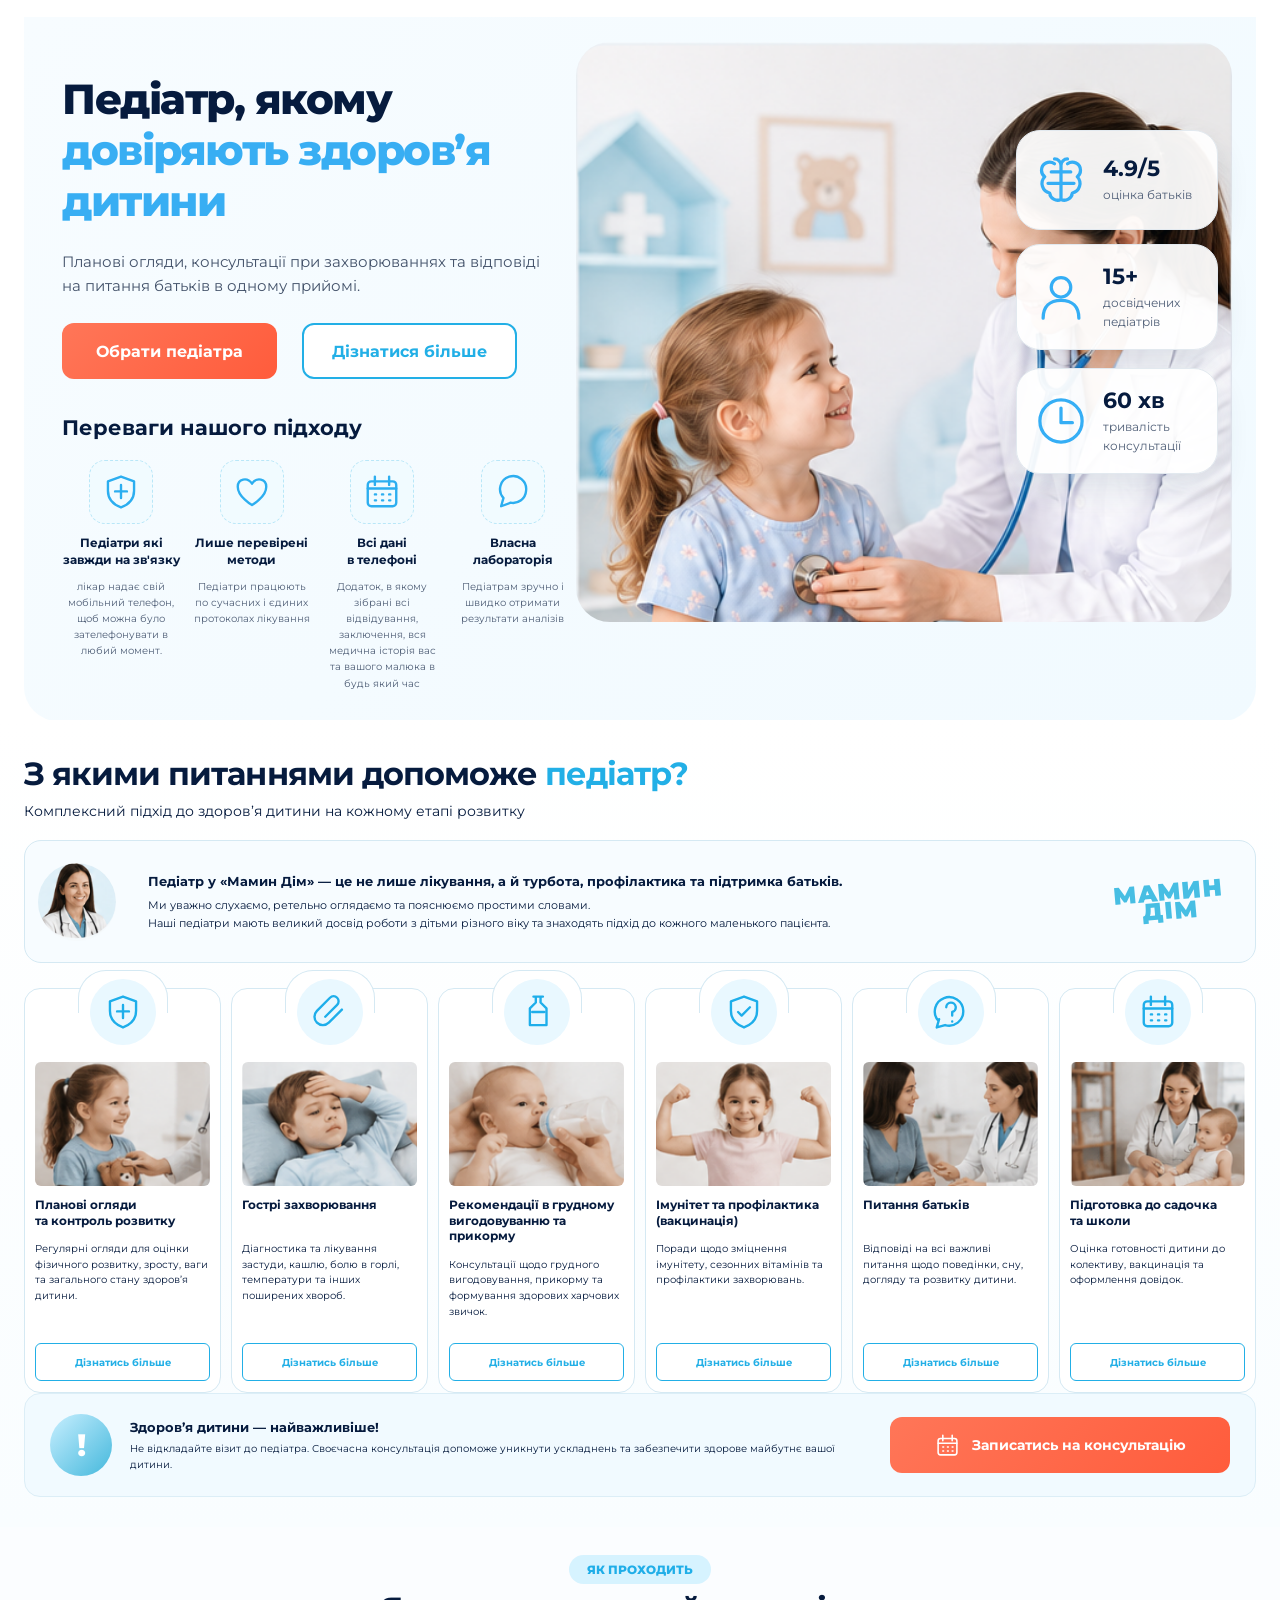
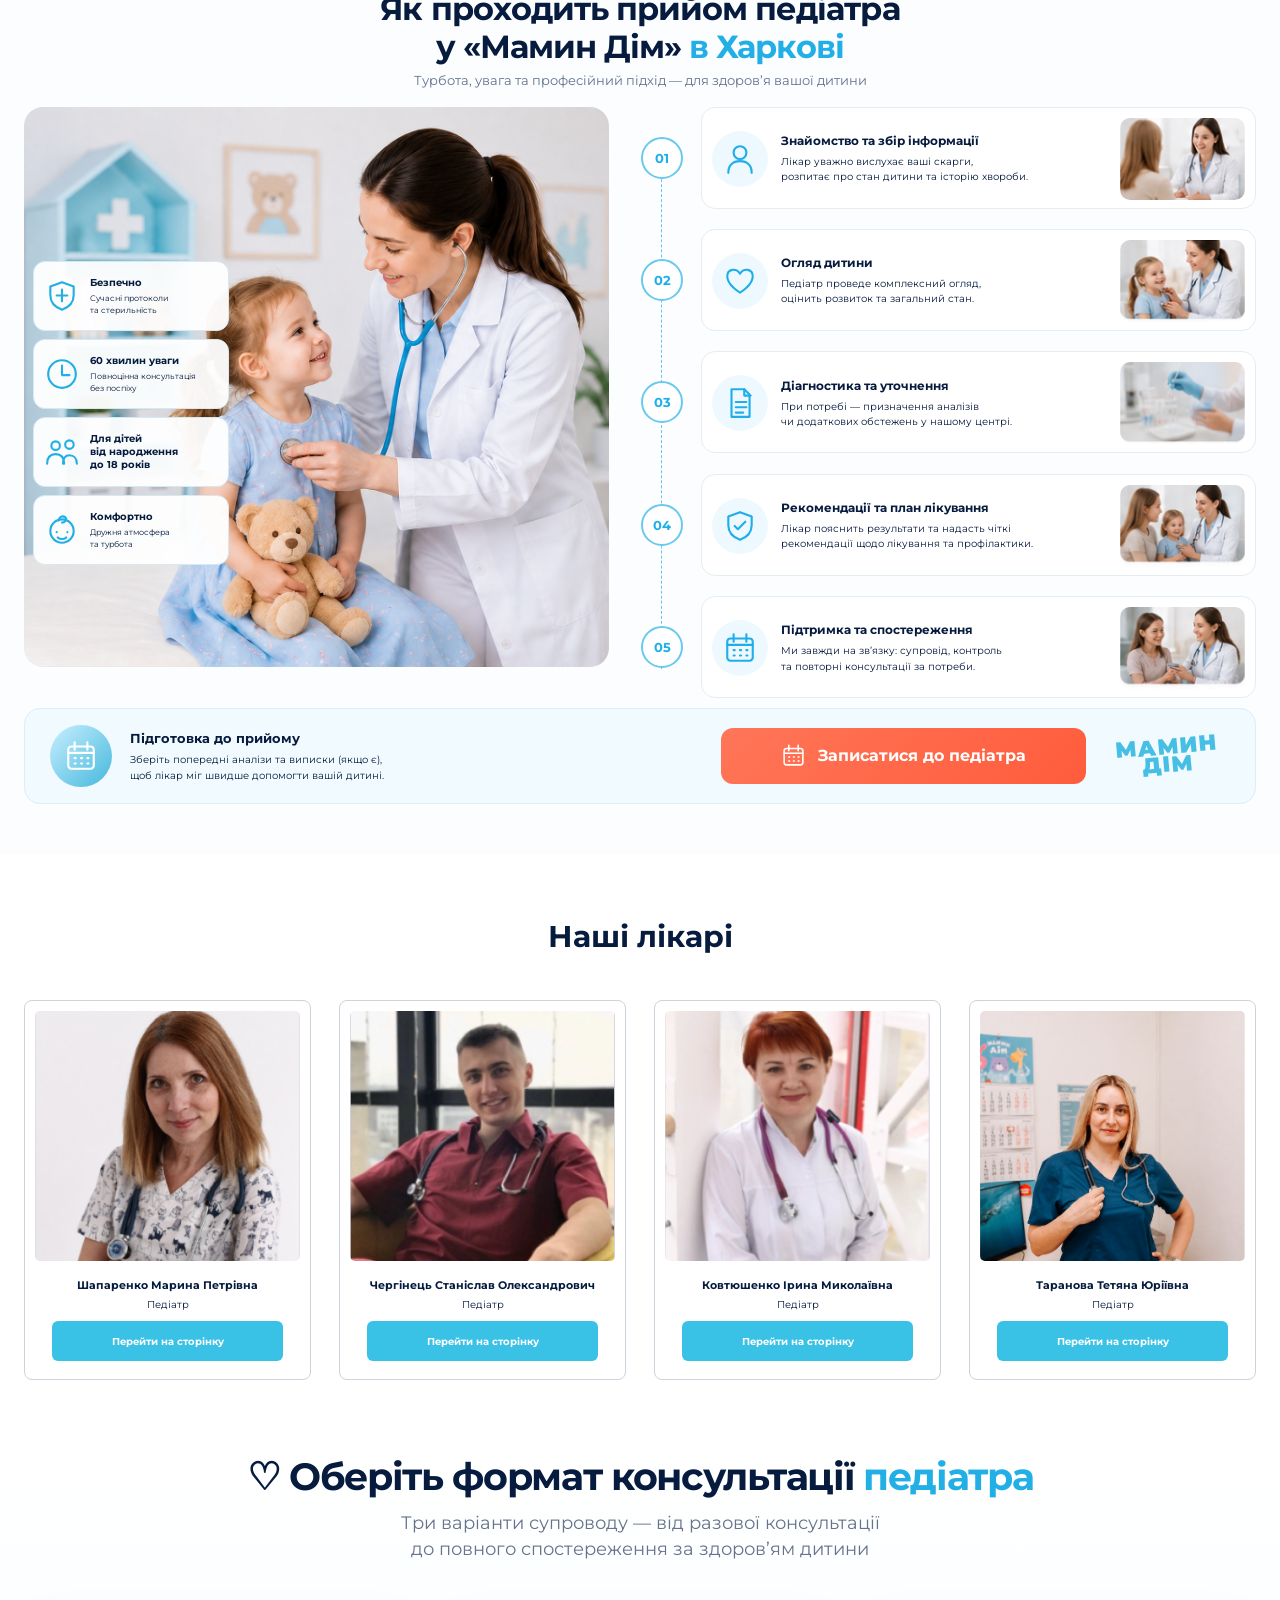
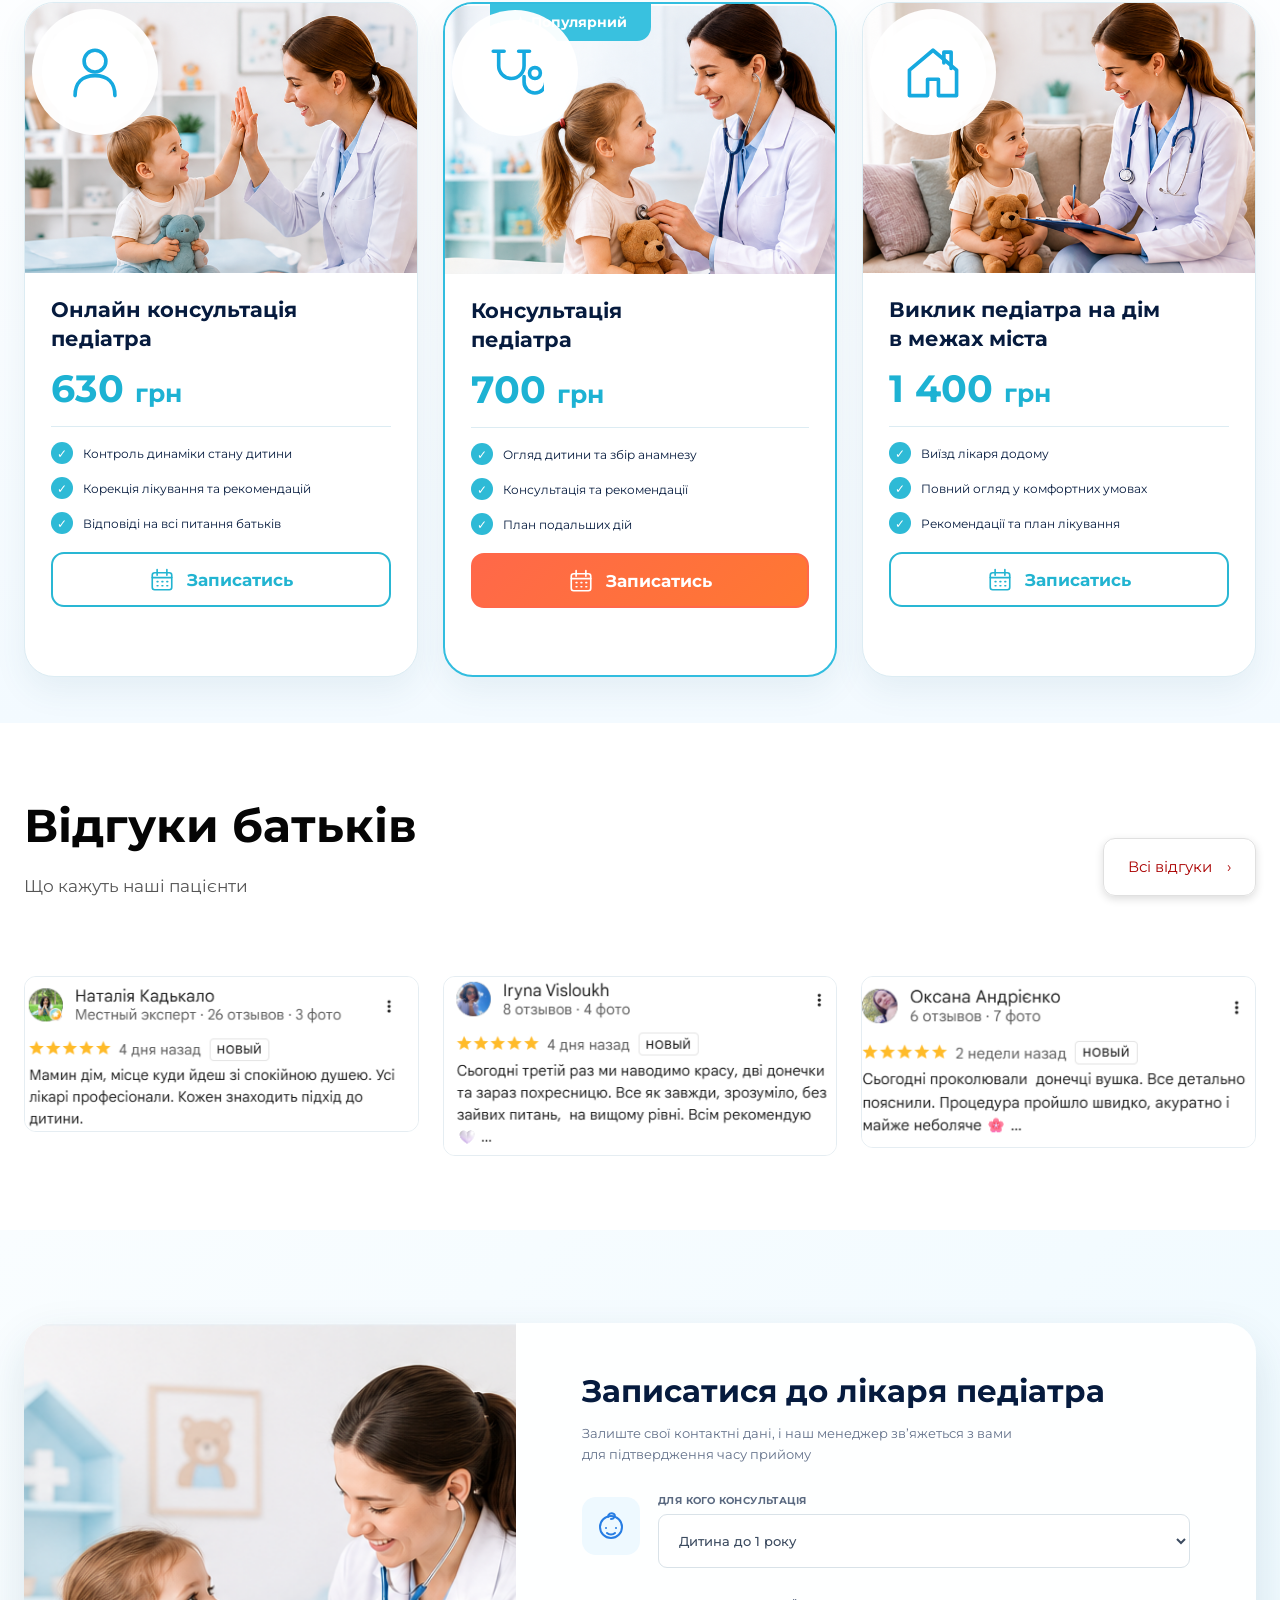
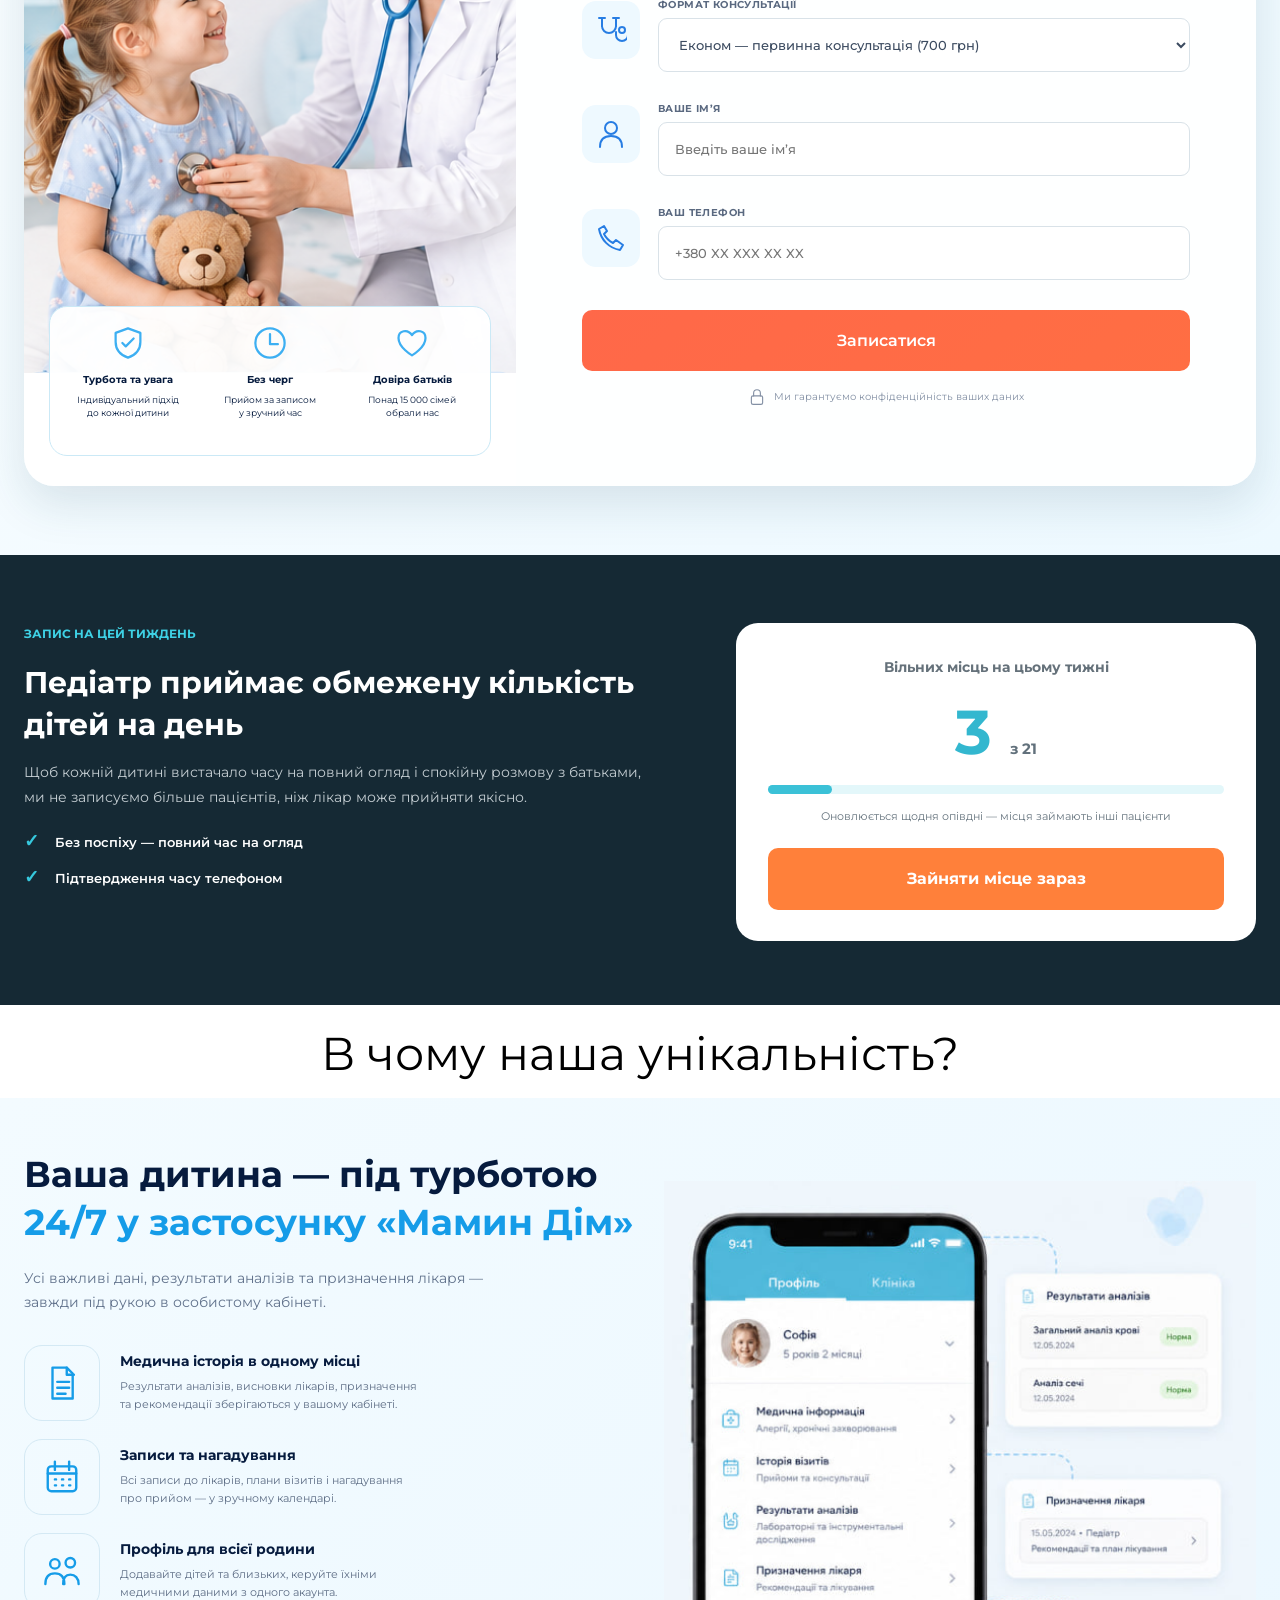
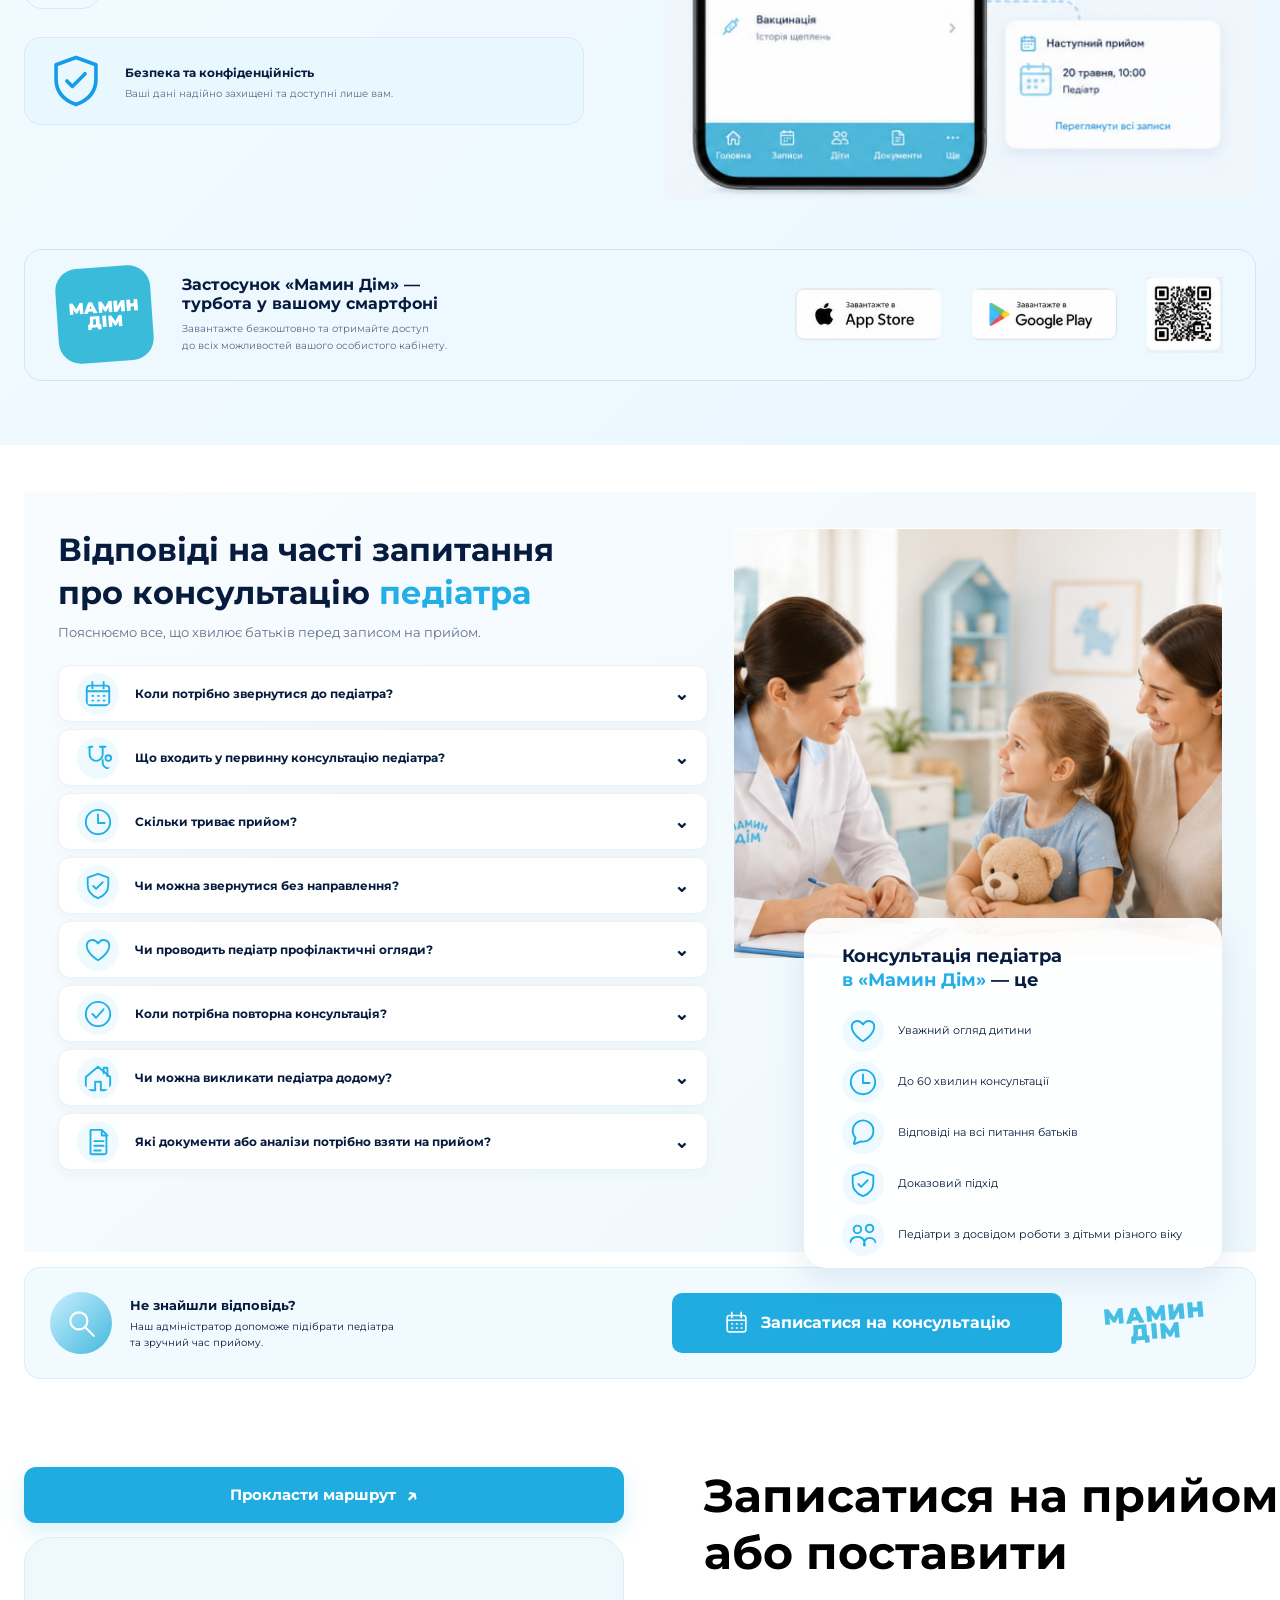
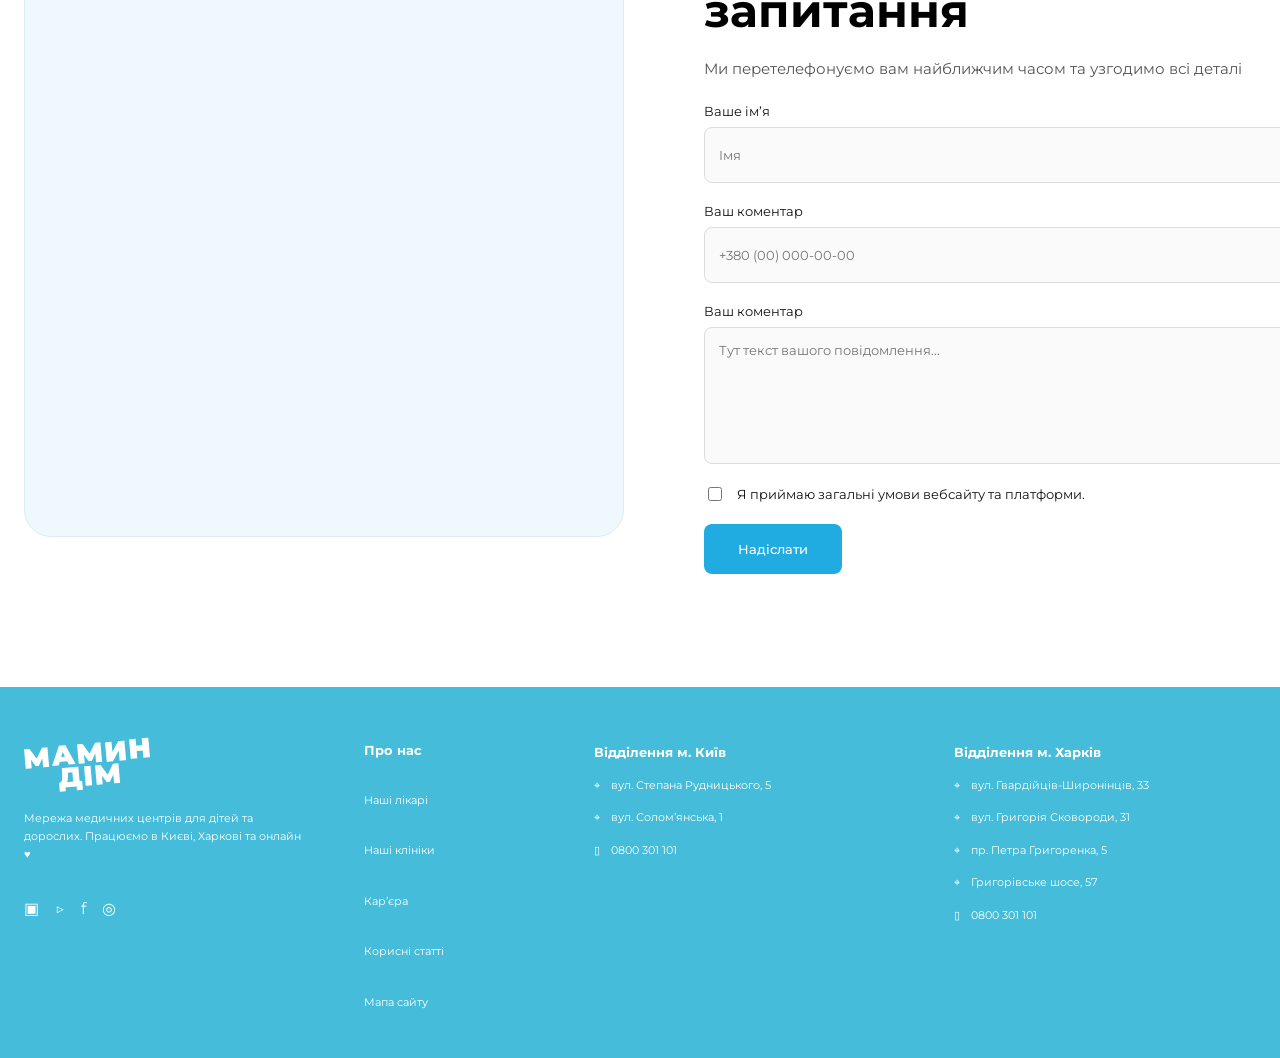
<file: index.html>
<!doctype html>
<html lang="uk">
    <head>
        <meta charset="utf-8" />
        <meta name="viewport" content="width=device-width,initial-scale=1" />
        <meta name="description" content="Консультація педіатра у медичному центрі «Мамин Дім» у Харкові" />
        <title>Педіатр у Харкові — Мамин Дім</title>
        <link rel="icon" href="favicon.ico" />
        <link rel="preconnect" href="https://fonts.googleapis.com" />
        <link rel="preconnect" href="https://fonts.gstatic.com" crossorigin />
        <link
            href="https://fonts.googleapis.com/css2?family=Merriweather:wght@700;900&family=Montserrat:wght@400;500;600;700;800&display=swap"
            rel="stylesheet"
        />
        <link rel="stylesheet" href="styles.css" />
    </head>
    <body>
        <svg class="svg-sprite" aria-hidden="true">
            <symbol id="i-shield" viewBox="0 0 32 32">
                <path d="M16 3 27 7v8c0 7-4.6 11.6-11 14-6.4-2.4-11-7-11-14V7l11-4Z" />
                <path d="m11 16 3 3 7-7" />
            </symbol>
            <symbol id="i-shield-cross" viewBox="0 0 32 32">
                <path d="M16 3 27 7v8c0 7-4.6 11.6-11 14-6.4-2.4-11-7-11-14V7l11-4Z" />
                <path d="M16 10v11M11 15.5h10" />
            </symbol>
            <symbol id="i-paperclip" viewBox="0 0 32 32">
                <path d="m12 20 10-10a4 4 0 0 0-6-6L5 15a7 7 0 0 0 10 10l11-11" />
            </symbol>
            <symbol id="i-heart" viewBox="0 0 32 32">
                <path d="M16 27S4 20 4 11.5C4 5 12 3 16 9c4-6 12-4 12 2.5C28 20 16 27 16 27Z" />
            </symbol>
            <symbol id="i-calendar" viewBox="0 0 32 32">
                <rect x="4" y="7" width="24" height="21" rx="3" />
                <path d="M10 3v7M22 3v7M4 13h24M10 18h1M16 18h1M22 18h1M10 23h1M16 23h1M22 23h1" />
            </symbol>
            <symbol id="i-chat" viewBox="0 0 32 32">
                <path d="M27 15a11 11 0 0 1-13 10L6 28l2-7a11 11 0 1 1 19-6Z" />
            </symbol>
            <symbol id="i-brain" viewBox="0 0 32 32">
                <path
                    d="M12 6a5 5 0 0 0-8 4 5 5 0 0 0 2 4 6 6 0 0 0 3 10 5 5 0 0 0 7 4V7a4 4 0 0 0-4-4M20 6a5 5 0 0 1 8 4 5 5 0 0 1-2 4 6 6 0 0 1-3 10 5 5 0 0 1-7 4V7a4 4 0 0 1 4-4M10 11h6M8 18h8M22 11h-6M24 18h-8"
                />
            </symbol>
            <symbol id="i-user" viewBox="0 0 32 32">
                <circle cx="16" cy="10" r="6" />
                <path d="M5 29c0-7 4-11 11-11s11 4 11 11" />
            </symbol>
            <symbol id="i-clock" viewBox="0 0 32 32">
                <circle cx="16" cy="16" r="13" />
                <path d="M16 8v9h7" />
            </symbol>
            <symbol id="i-thermometer" viewBox="0 0 32 32">
                <path d="M14 6a4 4 0 0 1 8 0v13a7 7 0 1 1-8 0V6Z" />
                <path d="M18 10v13" />
            </symbol>
            <symbol id="i-bottle" viewBox="0 0 32 32"><path d="M13 3h8M15 3v5l-5 5v14h14V13l-5-5V3M12 16h10" /></symbol>
            <symbol id="i-question" viewBox="0 0 32 32">
                <path d="M5 23a12 12 0 1 1 6 4l-7 2 2-7Z" />
                <path d="M12 12a4 4 0 1 1 5 4v3M17 24h.01" />
            </symbol>
            <symbol id="i-stethoscope" viewBox="0 0 32 32">
                <path d="M7 4v8a7 7 0 0 0 14 0V4M4 4h6M18 4h6M21 18v3a6 6 0 0 0 12 0v-2" />
                <circle cx="27" cy="16" r="3" />
            </symbol>
            <symbol id="i-home" viewBox="0 0 32 32">
                <path d="m3 15 13-11 13 11v14H19v-9h-6v9H3V15Z" />
                <path d="M22 11v-6h4v9" />
            </symbol>
            <symbol id="i-check" viewBox="0 0 32 32">
                <circle cx="16" cy="16" r="13" />
                <path d="m10 16 4 4 8-9" />
            </symbol>
            <symbol id="i-phone" viewBox="0 0 32 32">
                <path d="M9 4 4 7c2 11 10 19 21 21l3-5-7-5-3 3c-4-2-7-5-9-9l3-3-3-5Z" />
            </symbol>
            <symbol id="i-lock" viewBox="0 0 32 32">
                <rect x="6" y="14" width="20" height="15" rx="3" />
                <path d="M10 14V9a6 6 0 0 1 12 0v5" />
            </symbol>
            <symbol id="i-doc" viewBox="0 0 32 32">
                <path d="M8 3h12l5 5v21H8V3Z" />
                <path d="M20 3v6h6M12 15h10M12 20h10M12 25h7" />
            </symbol>
            <symbol id="i-family" viewBox="0 0 32 32">
                <circle cx="10" cy="10" r="4" />
                <circle cx="23" cy="9" r="4" />
                <path d="M2 27c0-6 3-9 8-9s8 3 8 9M17 27c0-5 2-8 6-8s7 3 7 8" />
            </symbol>
            <symbol id="i-baby" viewBox="0 0 32 32">
                <circle cx="16" cy="17" r="11" />
                <path d="M13 7c0-3 3-5 6-3 2 2 0 5-3 5M11 18h.01M21 18h.01M12 23c2 2 6 2 8 0" />
            </symbol>
            <symbol id="i-search" viewBox="0 0 32 32">
                <circle cx="14" cy="14" r="8" />
                <path d="m20 20 8 8" />
            </symbol>
        </svg>

        <main>
            <section class="hero section" id="top">
                <div class="hero__surface shell">
                    <div class="hero__copy">
                        <h1>Педіатр, якому <span>довіряють здоров’я дитини</span></h1>
                        <p>
                            Планові огляди, консультації при захворюваннях та відповіді на питання батьків в одному
                            прийомі.
                        </p>
                        <div class="hero__actions">
                            <a class="button button--coral" href="#booking-form">Обрати педіатра</a
                            ><a class="button button--outline" href="#process">Дізнатися більше</a>
                        </div>
                        <h2>Переваги нашого підходу</h2>
                        <div class="hero__benefits">
                            <div>
                                <span class="icon-box"
                                    ><svg><use href="#i-shield-cross" /></svg></span
                                ><b>Педіатри які <br />завжди на зв'язку</b
                                ><small
                                    >лікар надає свій мобільний телефон, щоб можна було зателефонувати в любий
                                    момент.</small
                                >
                            </div>
                            <div>
                                <span class="icon-box"
                                    ><svg><use href="#i-heart" /></svg></span
                                ><b>Лише перевірені <br />методи</b
                                ><small>Педіатри працюють по сучасних і єдиних протоколах лікування</small>
                            </div>
                            <div>
                                <span class="icon-box"
                                    ><svg><use href="#i-calendar" /></svg></span
                                ><b
                                    >Всі дані <br />
                                    в телефоні</b
                                ><small
                                    >Додаток, в якому зібрані всі відвідування, заключення, вся медична історія вас та
                                    вашого малюка в будь який час</small
                                >
                            </div>
                            <div>
                                <span class="icon-box"
                                    ><svg><use href="#i-chat" /></svg></span
                                ><b>Власна <br />лабораторія</b
                                ><small>Педіатрам зручно і швидко отримати результати аналізів</small>
                            </div>
                        </div>
                    </div>
                    <div class="hero__visual">
                        <img src="photos/pediatric-hero.png" alt="Педіатр оглядає дитину" />
                        <div class="hero-stat hero-stat--one">
                            <svg><use href="#i-brain" /></svg>
                            <div><b>4.9/5</b><span>оцінка батьків</span></div>
                        </div>
                        <div class="hero-stat hero-stat--two">
                            <svg><use href="#i-user" /></svg>
                            <div>
                                <b>15+</b><span>досвідчених<br />педіатрів</span>
                            </div>
                        </div>
                        <div class="hero-stat hero-stat--three">
                            <svg><use href="#i-clock" /></svg>
                            <div>
                                <b>60 хв</b><span>тривалість<br />консультації</span>
                            </div>
                        </div>
                    </div>
                </div>
            </section>

            <section class="help section" id="services">
                <div class="shell help__inner">
                    <h2>З якими питаннями допоможе <span>педіатр?</span></h2>
                    <p class="section-lead">Комплексний підхід до здоров’я дитини на кожному етапі розвитку</p>
                    <div class="doctor-note">
                        <img src="photos/figma-assets/pediatrician-avatar.png" alt="Лікар-педіатр" />
                        <div>
                            <b
                                >Педіатр у «Мамин Дім» — це не лише лікування, а й турбота, профілактика та підтримка
                                батьків.</b
                            >
                            <p>
                                Ми уважно слухаємо, ретельно оглядаємо та пояснюємо простими словами.<br />Наші педіатри
                                мають великий досвід роботи з дітьми різного віку та знаходять підхід до кожного
                                маленького пацієнта.
                            </p>
                        </div>
                        <span class="brand brand--blue">МАМИН<br />ДІМ</span>
                    </div>
                    <div class="service-cards">
                        <article class="service-card">
                            <span class="service-icon"
                                ><svg><use href="#i-shield-cross" /></svg></span
                            ><img src="photos/figma-assets/question-1.png" alt="Плановий огляд" />
                            <h3>Планові огляди<br />та контроль розвитку</h3>
                            <p>
                                Регулярні огляди для оцінки фізичного розвитку, зросту, ваги та загального стану
                                здоров’я дитини.
                            </p>
                            <a href="#booking">Дізнатись більше</a>
                        </article>
                        <article class="service-card">
                            <span class="service-icon"
                                ><svg><use href="#i-paperclip" /></svg></span
                            ><img src="photos/figma-assets/question-2.png" alt="Гостре захворювання" />
                            <h3>Гострі захворювання</h3>
                            <p>
                                Діагностика та лікування застуди, кашлю, болю в горлі, температури та інших поширених
                                хвороб.
                            </p>
                            <a href="#booking">Дізнатись більше</a>
                        </article>
                        <article class="service-card">
                            <span class="service-icon"
                                ><svg><use href="#i-bottle" /></svg></span
                            ><img src="photos/figma-assets/question-3.png" alt="Харчування дитини" />
                            <h3>
                                Рекомендації в грудному <br />
                                вигодовуванню та прикорму
                            </h3>
                            <p>
                                Консультації щодо грудного вигодовування, прикорму та формування здорових харчових
                                звичок.
                            </p>
                            <a href="#booking">Дізнатись більше</a>
                        </article>
                        <article class="service-card">
                            <span class="service-icon"
                                ><svg><use href="#i-shield" /></svg></span
                            ><img src="photos/figma-assets/question-4.png" alt="Здоровий імунітет" />
                            <h3>Імунітет та профілактика (вакцинація)</h3>
                            <p>Поради щодо зміцнення імунітету, сезонних вітамінів та профілактики захворювань.</p>
                            <a href="#booking">Дізнатись більше</a>
                        </article>
                        <article class="service-card">
                            <span class="service-icon"
                                ><svg><use href="#i-question" /></svg></span
                            ><img src="photos/figma-assets/question-5.png" alt="Розмова з педіатром" />
                            <h3>Питання батьків</h3>
                            <p>Відповіді на всі важливі питання щодо поведінки, сну, догляду та розвитку дитини.</p>
                            <a href="#booking">Дізнатись більше</a>
                        </article>
                        <article class="service-card">
                            <span class="service-icon"
                                ><svg><use href="#i-calendar" /></svg></span
                            ><img src="photos/figma-assets/question-6.png" alt="Підготовка до садочка" />
                            <h3>Підготовка до садочка<br />та школи</h3>
                            <p>Оцінка готовності дитини до колективу, вакцинація та оформлення довідок.</p>
                            <a href="#booking">Дізнатись більше</a>
                        </article>
                    </div>
                    <div class="wide-cta">
                        <span class="round-icon">!</span>
                        <div>
                            <b>Здоров’я дитини — найважливіше!</b>
                            <p>
                                Не відкладайте візит до педіатра. Своєчасна консультація допоможе уникнути ускладнень та
                                забезпечити здорове майбутнє вашої дитини.
                            </p>
                        </div>
                        <a class="button button--coral" href="#booking"
                            ><svg><use href="#i-calendar" /></svg>Записатись на консультацію</a
                        >
                    </div>
                </div>
            </section>

            <section class="process section" id="process">
                <div class="shell">
                    <div class="eyebrow">ЯК ПРОХОДИТЬ</div>
                    <h2>Як проходить прийом педіатра<br />у «Мамин Дім» <span>в Харкові</span></h2>
                    <p class="process__lead">Турбота, увага та професійний підхід — для здоров’я вашої дитини</p>
                    <div class="process__grid">
                        <div class="process-photo">
                            <img src="photos/pediatric-process.png" alt="Прийом педіатра" />
                            <div class="photo-badges" aria-label="Переваги прийому">
                                <div>
                                    <svg><use href="#i-shield-cross" /></svg
                                    ><span
                                        ><b>Безпечно</b><small>Сучасні протоколи<br />та стерильність</small></span
                                    >
                                </div>
                                <div>
                                    <svg><use href="#i-clock" /></svg
                                    ><span
                                        ><b>60 хвилин уваги</b
                                        ><small>Повноцінна консультація<br />без поспіху</small></span
                                    >
                                </div>
                                <div>
                                    <svg><use href="#i-family" /></svg
                                    ><span
                                        ><b>Для дітей<br />від народження<br />до 18 років</b></span
                                    >
                                </div>
                                <div>
                                    <svg><use href="#i-baby" /></svg
                                    ><span
                                        ><b>Комфортно</b><small>Дружня атмосфера<br />та турбота</small></span
                                    >
                                </div>
                            </div>
                        </div>
                        <div class="timeline">
                            <article>
                                <b class="num">01</b
                                ><span class="timeline-icon"
                                    ><svg><use href="#i-user" /></svg
                                ></span>
                                <div>
                                    <h3>Знайомство та збір інформації</h3>
                                    <p>
                                        Лікар уважно вислухає ваші скарги,<br />розпитає про стан дитини та історію
                                        хвороби.
                                    </p>
                                </div>
                                <img src="photos/figma-assets/process-step-1.png" alt="Розмова з лікарем" />
                            </article>
                            <article>
                                <b class="num">02</b
                                ><span class="timeline-icon"
                                    ><svg><use href="#i-heart" /></svg
                                ></span>
                                <div>
                                    <h3>Огляд дитини</h3>
                                    <p>Педіатр проведе комплексний огляд,<br />оцінить розвиток та загальний стан.</p>
                                </div>
                                <img src="photos/figma-assets/process-step-2.png" alt="Огляд дитини" />
                            </article>
                            <article>
                                <b class="num">03</b
                                ><span class="timeline-icon"
                                    ><svg><use href="#i-doc" /></svg
                                ></span>
                                <div>
                                    <h3>Діагностика та уточнення</h3>
                                    <p>
                                        При потребі — призначення аналізів<br />чи додаткових обстежень у нашому центрі.
                                    </p>
                                </div>
                                <img src="photos/figma-assets/process-step-3.png" alt="Лабораторні аналізи" />
                            </article>
                            <article>
                                <b class="num">04</b
                                ><span class="timeline-icon"
                                    ><svg><use href="#i-shield" /></svg
                                ></span>
                                <div>
                                    <h3>Рекомендації та план лікування</h3>
                                    <p>
                                        Лікар пояснить результати та надасть чіткі<br />рекомендації щодо лікування та
                                        профілактики.
                                    </p>
                                </div>
                                <img src="photos/figma-assets/process-step-4.png" alt="Рекомендації лікаря" />
                            </article>
                            <article>
                                <b class="num">05</b
                                ><span class="timeline-icon"
                                    ><svg><use href="#i-calendar" /></svg
                                ></span>
                                <div>
                                    <h3>Підтримка та спостереження</h3>
                                    <p>
                                        Ми завжди на зв’язку: супровід, контроль<br />та повторні консультації за
                                        потреби.
                                    </p>
                                </div>
                                <img src="photos/figma-assets/process-step-5.png" alt="Спостереження педіатра" />
                            </article>
                        </div>
                    </div>
                    <div class="process-cta">
                        <span class="round-icon"
                            ><svg><use href="#i-calendar" /></svg
                        ></span>
                        <div>
                            <b>Підготовка до прийому</b>
                            <p>
                                Зберіть попередні аналізи та виписки (якщо є),<br />щоб лікар міг швидше допомогти вашій
                                дитині.
                            </p>
                        </div>
                        <a class="button button--coral" href="#booking"
                            ><svg><use href="#i-calendar" /></svg>Записатися до педіатра</a
                        ><span class="brand brand--blue">МАМИН<br />ДІМ</span>
                    </div>
                </div>
            </section>

            <section class="team section" id="doctors">
                <div class="shell">
                    <h2>Наші лікарі</h2>
                    <div class="doctor-grid">
                        <article>
                            <img src="photos/figma-assets/doctor-1.png" alt="Шапаренко Марина Петрівна" />
                            <h3>Шапаренко Марина Петрівна</h3>
                            <p>Педіатр</p>
                            <a href="#booking">Перейти на сторінку</a>
                        </article>
                        <article>
                            <img src="photos/figma-assets/doctor-2.png" alt="Чергінець Станіслав Олександрович" />
                            <h3>Чергінець Станіслав Олександрович</h3>
                            <p>Педіатр</p>
                            <a href="#booking">Перейти на сторінку</a>
                        </article>
                        <article>
                            <img src="photos/figma-assets/doctor-3.png" alt="Ковтюшенко Ірина Миколаївна" />
                            <h3>Ковтюшенко Ірина Миколаївна</h3>
                            <p>Педіатр</p>
                            <a href="#booking">Перейти на сторінку</a>
                        </article>
                        <article>
                            <img src="photos/figma-assets/doctor-4.png" alt="Таранова Тетяна Юріївна" />
                            <h3>Таранова Тетяна Юріївна</h3>
                            <p>Педіатр</p>
                            <a href="#booking">Перейти на сторінку</a>
                        </article>
                    </div>
                </div>
            </section>

            <section class="pricing section" id="prices">
                <div class="shell">
                    <h2>♡ Оберіть формат консультації <span>педіатра</span></h2>
                    <p class="pricing__lead">
                        Три варіанти супроводу — від разової консультації<br />до повного спостереження за здоров’ям
                        дитини
                    </p>
                    <div class="price-grid">
                        <article class="price-card">
                            <div class="price-image">
                                <img src="photos/figma-assets/price-2.png" alt="Повторна консультація" /><span
                                    class="price-icon"
                                    ><svg><use href="#i-user" /></svg
                                ></span>
                            </div>
                            <div class="price-body">
                                <h3>Онлайн консультація<br />педіатра</h3>
                                <strong>630 <small>грн</small></strong>
                                <ul>
                                    <li>Контроль динаміки стану дитини</li>
                                    <li>Корекція лікування та рекомендацій</li>
                                    <li>Відповіді на всі питання батьків</li>
                                </ul>
                                <a href="#booking"
                                    ><svg><use href="#i-calendar" /></svg>Записатись</a
                                >
                            </div>
                        </article>
                        <article class="price-card price-card--popular">
                            <div class="price-image">
                                <img src="photos/figma-assets/price-1.png" alt="Первинна консультація" /><span
                                    class="price-icon"
                                    ><svg><use href="#i-stethoscope" /></svg
                                ></span>
                            </div>
                            <div class="price-body">
                                <b class="popular">★ Популярний</b>
                                <h3>Консультація<br />педіатра</h3>
                                <strong>700 <small>грн</small></strong>
                                <ul>
                                    <li>Огляд дитини та збір анамнезу</li>
                                    <li>Консультація та рекомендації</li>
                                    <li>План подальших дій</li>
                                </ul>
                                <a class="filled" href="#booking"
                                    ><svg><use href="#i-calendar" /></svg>Записатись</a
                                >
                            </div>
                        </article>
                        <article class="price-card">
                            <div class="price-image">
                                <img src="photos/figma-assets/price-3.png" alt="Консультація вдома" /><span
                                    class="price-icon"
                                    ><svg><use href="#i-home" /></svg
                                ></span>
                            </div>
                            <div class="price-body">
                                <h3>Виклик педіатра на дім<br />в межах міста</h3>
                                <strong>1 400 <small>грн</small></strong>
                                <ul>
                                    <li>Виїзд лікаря додому</li>
                                    <li>Повний огляд у комфортних умовах</li>
                                    <li>Рекомендації та план лікування</li>
                                </ul>
                                <a href="#booking"
                                    ><svg><use href="#i-calendar" /></svg>Записатись</a
                                >
                            </div>
                        </article>
                    </div>
                </div>
            </section>

            <section class="reviews section" id="reviews">
                <div class="shell">
                    <div class="reviews__head">
                        <div>
                            <h2>Відгуки батьків</h2>
                            <p>Що кажуть наші пацієнти</p>
                        </div>
                        <a href="#reviews">Всі відгуки　›</a>
                    </div>
                    <div class="review-grid">
                        <img src="reviews/review-nataliia.png" alt="Відгук Наталії Кадькало" />
                        <img src="reviews/review-iryna.png" alt="Відгук Iryna Visloukh" />
                        <img src="reviews/review-oksana.png" alt="Відгук Оксани Андрієнко" />
                    </div>
                </div>
            </section>

            <section class="booking section" id="booking">
                <div class="shell booking__grid">
                    <div class="booking__photo">
                        <img src="photos/pediatric-hero.png" alt="Педіатр з дитиною" />
                        <div class="booking-benefits">
                            <div>
                                <svg><use href="#i-shield" /></svg><b>Турбота та увага</b
                                ><span>Індивідуальний підхід<br />до кожної дитини</span>
                            </div>
                            <div>
                                <svg><use href="#i-clock" /></svg><b>Без черг</b
                                ><span>Прийом за записом<br />у зручний час</span>
                            </div>
                            <div>
                                <svg><use href="#i-heart" /></svg><b>Довіра батьків</b
                                ><span>Понад 15 000 сімей<br />обрали нас</span>
                            </div>
                        </div>
                    </div>
                    <form class="booking-form" id="booking-form" action="send.php" method="post">
                        <h2>Записатися до лікаря педіатра</h2>
                        <p>
                            Залиште свої контактні дані, і наш менеджер зв’яжеться з вами<br />для підтвердження часу
                            прийому
                        </p>
                        <label
                            ><span class="form-icon"
                                ><svg><use href="#i-baby" /></svg></span
                            ><b>ДЛЯ КОГО КОНСУЛЬТАЦІЯ</b
                            ><select name="patient">
                                <option>Дитина до 1 року</option>
                                <option>Дитина 1–6 років</option>
                                <option>Дитина 7–18 років</option>
                            </select></label
                        ><label
                            ><span class="form-icon"
                                ><svg><use href="#i-stethoscope" /></svg></span
                            ><b>ФОРМАТ КОНСУЛЬТАЦІЇ</b
                            ><select name="service">
                                <option>Економ — первинна консультація (700 грн)</option>
                                <option>Повторна консультація (630 грн)</option>
                                <option>Виїзд педіатра додому (1 400 грн)</option>
                            </select></label
                        ><label
                            ><span class="form-icon"
                                ><svg><use href="#i-user" /></svg></span
                            ><b>ВАШЕ ІМ’Я</b><input name="name" placeholder="Введіть ваше ім’я" required /></label
                        ><label
                            ><span class="form-icon"
                                ><svg><use href="#i-phone" /></svg></span
                            ><b>ВАШ ТЕЛЕФОН</b><input name="phone" placeholder="+380 XX XXX XX XX" required /></label
                        ><button type="submit">Записатися</button
                        ><small
                            ><svg><use href="#i-lock" /></svg>Ми гарантуємо конфіденційність ваших даних</small
                        >
                    </form>
                </div>
            </section>

            <section class="availability section">
                <div class="shell availability__grid">
                    <div>
                        <b>ЗАПИС НА ЦЕЙ ТИЖДЕНЬ</b>
                        <h2>Педіатр приймає обмежену кількість дітей на день</h2>
                        <p>
                            Щоб кожній дитині вистачало часу на повний огляд і спокійну розмову з батьками, ми не
                            записуємо більше пацієнтів, ніж лікар може прийняти якісно.
                        </p>
                        <ul>
                            <li>Без поспіху — повний час на огляд</li>
                            <li>Підтвердження часу телефоном</li>
                        </ul>
                    </div>
                    <div class="availability-card">
                        <h3>Вільних місць на цьому тижні</h3>
                        <strong><span id="availability-remaining">4</span> <small>з <span id="availability-total">10</span></small></strong>
                        <div class="progress" aria-hidden="true"><i id="availability-progress"></i></div>
                        <p>Оновлюється щодня опівдні — місця займають інші пацієнти</p>
                        <a href="#booking">Зайняти місце зараз</a>
                    </div>
                </div>
            </section>

            <section class="app section" id="app">
                <h2 class="app-kicker">В чому наша унікальність?</h2>
                <div class="app__surface">
                    <div class="shell app__grid">
                        <div class="app__copy">
                            <h2>Ваша дитина — під турботою<br /><span>24/7 у застосунку «Мамин Дім»</span></h2>
                            <p>
                                Усі важливі дані, результати аналізів та призначення лікаря —<br />завжди під рукою в
                                особистому кабінеті.
                            </p>
                            <div class="app-features">
                                <article>
                                    <svg><use href="#i-doc" /></svg>
                                    <div>
                                        <h3>Медична історія в одному місці</h3>
                                        <p>
                                            Результати аналізів, висновки лікарів, призначення<br />та рекомендації
                                            зберігаються у вашому кабінеті.
                                        </p>
                                    </div>
                                </article>
                                <article>
                                    <svg><use href="#i-calendar" /></svg>
                                    <div>
                                        <h3>Записи та нагадування</h3>
                                        <p>
                                            Всі записи до лікарів, плани візитів і нагадування<br />про прийом — у
                                            зручному календарі.
                                        </p>
                                    </div>
                                </article>
                                <article>
                                    <svg><use href="#i-family" /></svg>
                                    <div>
                                        <h3>Профіль для всієї родини</h3>
                                        <p>
                                            Додавайте дітей та близьких, керуйте їхніми<br />медичними даними з одного
                                            акаунта.
                                        </p>
                                    </div>
                                </article>
                            </div>
                            <div class="security">
                                <svg><use href="#i-shield" /></svg>
                                <div>
                                    <b>Безпека та конфіденційність</b>
                                    <p>Ваші дані надійно захищені та доступні лише вам.</p>
                                </div>
                            </div>
                        </div>
                        <div class="app__phone">
                            <img
                                src="photos/figma-assets/app-visual-full.png"
                                alt="Застосунок Мамин Дім: профіль, аналізи, призначення та наступний прийом"
                            />
                        </div>
                    </div>
                    <div class="shell app-download">
                        <span class="app-logo">МАМИН<br />ДІМ</span>
                        <div>
                            <b>Застосунок «Мамин Дім» —<br />турбота у вашому смартфоні</b>
                            <p>
                                Завантажте безкоштовно та отримайте доступ<br />до всіх можливостей вашого особистого
                                кабінету.
                            </p>
                        </div>
                        <a
                            href="https://apps.apple.com/ua/app/%D0%BC%D0%B0%D0%BC%D0%B8%D0%BD-%D0%B4%D1%96%D0%BC/id6737190614"
                            target="_blank"
                            rel="noopener noreferrer"
                            aria-label="Завантажити Мамин Дім в App Store"
                            ><img src="photos/figma-assets/app-store-badge.png" alt="Завантажити в App Store" /></a
                        ><a
                            href="https://play.google.com/store/apps/details?id=com.eleks.mamyndim"
                            target="_blank"
                            rel="noopener noreferrer"
                            aria-label="Завантажити Мамин Дім у Google Play"
                            ><img src="photos/figma-assets/google-play-badge.png" alt="Завантажити в Google Play" /></a
                        ><img
                            class="qr"
                            src="photos/figma-assets/qr-code.png"
                            alt="QR-код для завантаження застосунку"
                        />
                    </div>
                </div>
            </section>

            <section class="faq section" id="faq">
                <div class="shell faq__grid">
                    <div>
                        <h2>Відповіді на часті запитання<br />про консультацію <span>педіатра</span></h2>
                        <p class="faq-lead">Пояснюємо все, що хвилює батьків перед записом на прийом.</p>
                        <div class="accordion">
                            <details>
                                <summary>
                                    <svg><use href="#i-calendar" /></svg>Коли потрібно звернутися до педіатра?
                                </summary>
                                <p>При температурі, кашлі, висипі, болю або будь-яких змінах у самопочутті дитини.</p>
                            </details>
                            <details>
                                <summary>
                                    <svg><use href="#i-stethoscope" /></svg>Що входить у первинну консультацію педіатра?
                                </summary>
                                <p>Збір анамнезу, комплексний огляд, рекомендації та план подальших дій.</p>
                            </details>
                            <details>
                                <summary>
                                    <svg><use href="#i-clock" /></svg>Скільки триває прийом?
                                </summary>
                                <p>До 60 хвилин — без поспіху та з відповідями на запитання батьків.</p>
                            </details>
                            <details>
                                <summary>
                                    <svg><use href="#i-shield" /></svg>Чи можна звернутися без направлення?
                                </summary>
                                <p>Так, для запису до педіатра направлення не потрібне.</p>
                            </details>
                            <details>
                                <summary>
                                    <svg><use href="#i-heart" /></svg>Чи проводить педіатр профілактичні огляди?
                                </summary>
                                <p>Так, ми проводимо планові огляди дітей різного віку.</p>
                            </details>
                            <details>
                                <summary>
                                    <svg><use href="#i-check" /></svg>Коли потрібна повторна консультація?
                                </summary>
                                <p>За рекомендацією лікаря або для контролю динаміки лікування.</p>
                            </details>
                            <details>
                                <summary>
                                    <svg><use href="#i-home" /></svg>Чи можна викликати педіатра додому?
                                </summary>
                                <p>Так, доступний виклик лікаря додому в межах міста.</p>
                            </details>
                            <details>
                                <summary>
                                    <svg><use href="#i-doc" /></svg>Які документи або аналізи потрібно взяти на прийом?
                                </summary>
                                <p>Візьміть попередні висновки, аналізи та виписки, якщо вони є.</p>
                            </details>
                        </div>
                    </div>
                    <div class="faq__side">
                        <img src="photos/figma-assets/faq-family.png" alt="Консультація педіатра" />
                        <div class="faq-card">
                            <h3>Консультація педіатра<br /><span>в «Мамин Дім»</span> — це</h3>
                            <ul>
                                <li>
                                    <svg><use href="#i-heart" /></svg>Уважний огляд дитини
                                </li>
                                <li>
                                    <svg><use href="#i-clock" /></svg>До 60 хвилин консультації
                                </li>
                                <li>
                                    <svg><use href="#i-chat" /></svg>Відповіді на всі питання батьків
                                </li>
                                <li>
                                    <svg><use href="#i-shield" /></svg>Доказовий підхід
                                </li>
                                <li>
                                    <svg><use href="#i-family" /></svg>Педіатри з досвідом роботи з дітьми різного віку
                                </li>
                            </ul>
                        </div>
                    </div>
                </div>
                <div class="shell faq-cta">
                    <span class="round-icon"
                        ><svg><use href="#i-search" /></svg
                    ></span>
                    <div>
                        <b>Не знайшли відповідь?</b>
                        <p>Наш адміністратор допоможе підібрати педіатра<br />та зручний час прийому.</p>
                    </div>
                    <a href="#booking"
                        ><svg><use href="#i-calendar" /></svg>Записатися на консультацію</a
                    ><span class="brand brand--blue">МАМИН<br />ДІМ</span>
                </div>
            </section>

            <section class="contacts section" id="contacts">
                <div class="shell contacts__grid">
                    <div class="map-column">
                        <a
                            class="route-button"
                            href="https://www.google.com/maps/dir/?api=1&amp;destination=%D0%BF%D1%80%D0%BE%D1%81%D0%BF%D0%B5%D0%BA%D1%82%20%D0%9F%D0%B5%D1%82%D1%80%D0%B0%20%D0%93%D1%80%D0%B8%D0%B3%D0%BE%D1%80%D0%B5%D0%BD%D0%BA%D0%B0%2C%205%2C%20%D0%A5%D0%B0%D1%80%D0%BA%D1%96%D0%B2"
                            target="_blank"
                            rel="noopener noreferrer"
                        >Прокласти маршрут <span aria-hidden="true">↗</span></a>
                        <div class="map">
                            <iframe
                                src="https://www.google.com/maps?q=%D0%BF%D1%80%D0%BE%D1%81%D0%BF%D0%B5%D0%BA%D1%82+%D0%9F%D0%B5%D1%82%D1%80%D0%B0+%D0%93%D1%80%D0%B8%D0%B3%D0%BE%D1%80%D0%B5%D0%BD%D0%BA%D0%B0+5+%D0%A5%D0%B0%D1%80%D0%BA%D1%96%D0%B2&output=embed"
                                title="Мамин Дім на Google Maps — проспект Петра Григоренка, 5, Харків"
                                loading="lazy"
                                referrerpolicy="no-referrer-when-downgrade"
                                allowfullscreen
                            ></iframe>
                        </div>
                    </div>
                    <form action="send.php" method="post">
                        <h2>Записатися на прийом<br />або поставити<br />запитання</h2>
                        <p>Ми перетелефонуємо вам найближчим часом та узгодимо всі деталі</p>
                        <label>Ваше ім’я<input name="name" placeholder="Імя" required /></label
                        ><label>Ваш коментар<input name="phone" placeholder="+380 (00) 000-00-00" required /></label
                        ><label
                            >Ваш коментар<textarea
                                name="message"
                                placeholder="Тут текст вашого повідомлення..."
                            ></textarea></label
                        ><label class="consent"
                            ><input type="checkbox" required />Я приймаю загальні умови вебсайту та платформи.</label
                        ><button type="submit">Надіслати</button>
                    </form>
                </div>
            </section>
        </main>

        <footer class="footer section">
            <div class="shell footer__grid">
                <div>
                    <span class="brand brand--white">МАМИН<br />ДІМ</span>
                    <p>Мережа медичних центрів для дітей та дорослих. Працюємо в Києві, Харкові та онлайн ♥</p>
                    <div class="social">▣　▷　f　◎</div>
                </div>
                <nav>
                    <b>Про нас</b><a href="#doctors">Наші лікарі</a><a href="#contacts">Наші клініки</a
                    ><a href="#contacts">Кар’єра</a><a href="#faq">Корисні статті</a><a href="#top">Мапа сайту</a>
                </nav>
                <div>
                    <b>Відділення м. Київ</b>
                    <p>⌖　вул. Степана Рудницького, 5</p>
                    <p>⌖　вул. Солом’янська, 1</p>
                    <p>▯　0800 301 101</p>
                </div>
                <div>
                    <b>Відділення м. Харків</b>
                    <p>⌖　вул. Гвардійців-Широнінців, 33</p>
                    <p>⌖　вул. Григорія Сковороди, 31</p>
                    <p>⌖　пр. Петра Григоренка, 5</p>
                    <p>⌖　Григорівське шосе, 57</p>
                    <p>▯　0800 301 101</p>
                </div>
            </div>
            <div class="shell footer__bottom">
                <span>Політика Конфіденційності і захисту Персональних даних　　Куточок споживача</span
                ><span>© 2026 Поліклініка Мамин Дім. All rights reserved.</span>
            </div>
        </footer>
        <script src="app.js"></script>
    </body>
</html>
</file>
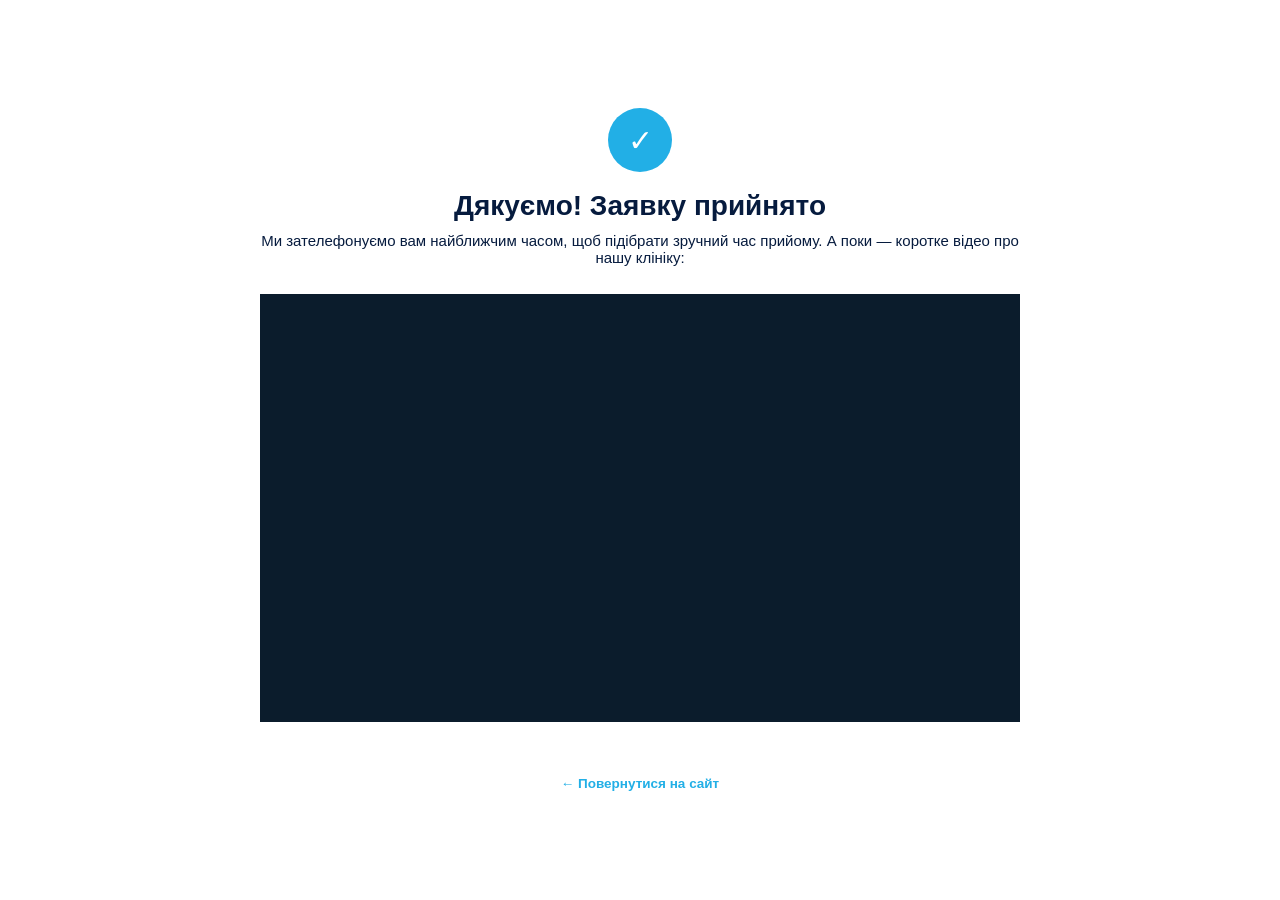
<file: thank-you.html>
<!DOCTYPE html>
<html lang="uk">
<head>
<meta charset="UTF-8">
<meta name="viewport" content="width=device-width, initial-scale=1.0">
<title>Дякуємо за заявку — Мамин Дім</title>
<meta name="robots" content="noindex, nofollow">
<link rel="preconnect" href="https://fonts.googleapis.com">
<link href="https://fonts.googleapis.com/css2?family=Manrope:wght@400;600;700;800&family=Fraunces:opsz,wght@9..144,600&display=swap" rel="stylesheet">
<link rel="stylesheet" href="styles.css">
<style>
  .thanks-screen{min-height:100vh;display:flex;align-items:center;justify-content:center;padding:32px 20px;background:linear-gradient(180deg,var(--blue-light) 0%,var(--blue-light) 55%,#fff 100%);}
  .thanks-box{max-width:760px;width:100%;text-align:center;}
  .thanks-icon{width:64px;height:64px;border-radius:50%;background:var(--blue);color:#fff;display:flex;align-items:center;justify-content:center;margin:0 auto 18px;font-size:30px;}
  .thanks-box h1{font-size:28px;margin-bottom:10px;}
  .thanks-box p.muted{font-size:15px;margin-bottom:28px;}
  .thanks-video{position:relative;width:100%;aspect-ratio:16/9;border-radius:var(--radius-lg);overflow:hidden;box-shadow:var(--shadow);margin-bottom:28px;background:#0b1c2c;}
  .thanks-video iframe{position:absolute;inset:0;width:100%;height:100%;border:0;}
  .thanks-social-title{font-size:13px;font-weight:700;color:var(--ink-soft);margin-bottom:14px;text-transform:uppercase;letter-spacing:.06em;}
  .thanks-back{display:inline-block;margin-top:26px;font-size:13.5px;color:var(--blue);font-weight:700;}
</style>

<!-- Google Tag Manager -->
<script>(function(w,d,s,l,i){w[l]=w[l]||[];w[l].push({'gtm.start':
new Date().getTime(),event:'gtm.js'});var f=d.getElementsByTagName(s)[0],
j=d.createElement(s),dl=l!='dataLayer'?'&l='+l:'';j.async=true;j.src=
'https://www.googletagmanager.com/gtm.js?id='+i+dl;f.parentNode.insertBefore(j,f);
})(window,document,'script','dataLayer','GTM-P6DT6Z9X');</script>
<!-- End Google Tag Manager -->

</head>
<body>
    
    <!-- Google Tag Manager (noscript) -->
<noscript><iframe src="https://www.googletagmanager.com/ns.html?id=GTM-P6DT6Z9X"
height="0" width="0" style="display:none;visibility:hidden"></iframe></noscript>
<!-- End Google Tag Manager (noscript) -->

<section class="thanks-screen">
  <div class="thanks-box">
    <div class="thanks-icon" aria-hidden="true">✓</div>
    <h1>Дякуємо! Заявку прийнято</h1>
    <p class="muted">Ми зателефонуємо вам найближчим часом, щоб підібрати зручний час прийому. А поки — коротке відео про нашу клініку:</p>

    <div class="thanks-video">
      <iframe
        src="https://www.youtube.com/embed/DGA-8rLQKY8?si=jc01in-OWXQAC2mS"
        title="Мамин Дім — відео"
        allow="accelerometer; autoplay; clipboard-write; encrypted-media; gyroscope; picture-in-picture"
        allowfullscreen
        loading="lazy"></iframe>
    </div>

    <a href="index.html" class="thanks-back">← Повернутися на сайт</a>
  </div>
</section>

</body>
</html>
</file>
<file: styles.css>
:root {
    --ink: #061b3e;
    --muted: #66758e;
    --blue: #22afe6;
    --blue2: #3fc0df;
    --pale: #eef9ff;
    --line: #d5e9f3;
    --coral: #ff6849;
    --dark: #142833;
    --font: "Montserrat", Arial, sans-serif;
    --serif: "Merriweather", Georgia, serif;
}
* {
    box-sizing: border-box;
}
html {
    scroll-behavior: smooth;
}
body {
    margin: 0;
    background: #fff;
    color: var(--ink);
    font-family: var(--font);
    font-size: 16px;
}
.svg-sprite {
    position: absolute;
    width: 0;
    height: 0;
    overflow: hidden;
}
.shell {
    width: min(1248px, calc(100% - 48px));
    margin: 0 auto;
}
.section {
    position: relative;
    overflow: hidden;
}
h1,
h2,
h3,
p {
    margin-top: 0;
}
a {
    text-decoration: none;
    color: inherit;
}
img {
    display: block;
    max-width: 100%;
}
svg {
    width: 1em;
    height: 1em;
    fill: none;
    stroke: currentColor;
    stroke-width: 2;
    stroke-linecap: round;
    stroke-linejoin: round;
}
.button {
    display: inline-flex;
    align-items: center;
    justify-content: center;
    min-height: 56px;
    padding: 0 32px;
    border-radius: 12px;
    font-weight: 700;
}
.button--coral {
    background: linear-gradient(135deg, #ff7658, #ff5c3c);
    color: #fff;
}
.button--outline {
    border: 2px solid var(--blue);
    color: var(--blue);
    background: #fff;
}
.brand {
    font-weight: 900;
    line-height: 0.8;
    letter-spacing: 0.04em;
    transform: rotate(-5deg);
    display: inline-block;
    text-align: center;
}
.brand--blue {
    color: #47bee3;
}
.brand--white {
    color: #fff;
    font-size: 28px;
}

/* 01 hero */
.hero {
    height: 720px;
    padding-top: 17px;
}
.hero__surface {
    height: 704px;
    background: linear-gradient(135deg, #f7fcff 0%, #f1faff 100%);
    border-radius: 0 0 34px 34px;
    display: grid;
    grid-template-columns: 510px 1fr;
    gap: 4px;
    padding: 25px 24px 22px 38px;
}
.hero__copy {
    padding-top: 32px;
}
.hero h1 {
    font: 800 42px/1.22 var(--font);
    letter-spacing: -0.035em;
    margin: 0 0 22px;
    max-width: 500px;
}
.hero h1 span {
    color: #38aef3;
    display: block;
}
.hero__copy > p {
    font-size: 15px;
    line-height: 1.65;
    color: #43526a;
    max-width: 490px;
    margin-bottom: 24px;
}
.hero__actions {
    display: flex;
    gap: 25px;
    margin-bottom: 36px;
}
.hero__actions .button {
    width: 215px;
}
.hero__copy h2 {
    font: 700 21px/1.2 var(--font);
    margin: 0 0 20px;
}
.hero__benefits {
    display: grid;
    grid-template-columns: repeat(4, 1fr);
    gap: 12px;
}
.hero__benefits > div {
    text-align: center;
}
.icon-box {
    display: grid;
    place-items: center;
    width: 64px;
    height: 64px;
    margin: 0 auto 11px;
    border: 1px dashed #b9e7f8;
    border-radius: 16px;
    background: #f1fbff;
    color: #2caef0;
    font-size: 38px;
}
.hero__benefits b {
    display: block;
    font-size: 12px;
    line-height: 1.35;
    margin-bottom: 11px;
}
.hero__benefits small {
    display: block;
    font-size: 9.5px;
    line-height: 1.7;
    color: #516078;
}
.hero__visual {
    position: relative;
    height: 580px;
    margin-top: 0;
}
.hero__visual > img {
    width: 100%;
    height: 580px;
    object-fit: cover;
    border-radius: 34px;
}
.hero-stat {
    position: absolute;
    right: 14px;
    width: 202px;
    min-height: 100px;
    padding: 18px;
    display: flex;
    align-items: center;
    gap: 16px;
    background: rgba(255, 255, 255, 0.94);
    border: 1px solid #e2e9ef;
    border-radius: 24px;
    box-shadow: 0 15px 32px rgba(28, 67, 92, 0.12);
}
.hero-stat svg {
    font-size: 52px;
    color: #35aef5;
}
.hero-stat b,
.hero-stat span {
    display: block;
}
.hero-stat b {
    font-size: 22px;
}
.hero-stat span {
    font-size: 12px;
    color: #516078;
    line-height: 1.55;
    margin-top: 4px;
}
.hero-stat--one {
    top: 88px;
}
.hero-stat--two {
    top: 202px;
}
.hero-stat--three {
    top: 326px;
}

/* 02 questions */
.help {
    height: 807px;
    background: linear-gradient(180deg, #fff 0%, #f9fdff 100%);
    padding-top: 34px;
}
.help h2 {
    font-size: 32px;
    letter-spacing: -0.03em;
    margin: 0 0 9px;
}
.help h2 span,
.process h2 span,
.pricing h2 span,
.faq h2 span {
    color: var(--blue);
}
.section-lead {
    font-size: 14px;
    margin-bottom: 20px;
}
.doctor-note {
    height: 123px;
    border: 1px solid var(--line);
    border-radius: 17px;
    background: #f7fcff;
    display: grid;
    grid-template-columns: 92px 1fr 120px;
    gap: 18px;
    align-items: center;
    padding: 10px 26px 10px 13px;
    margin-bottom: 25px;
}
.doctor-note img {
    width: 78px;
    height: 78px;
    border-radius: 50%;
    object-fit: cover;
}
.doctor-note b {
    font-size: 13px;
}
.doctor-note p {
    font-size: 11px;
    line-height: 1.65;
    margin: 6px 0 0;
}
.doctor-note .brand {
    font-size: 24px;
}
.service-cards {
    display: grid;
    grid-template-columns: repeat(6, 1fr);
    gap: 10px;
}
.service-card {
    position: relative;
    height: 405px;
    border: 1px solid var(--line);
    border-radius: 16px;
    background: #fff;
    padding: 73px 10px 11px;
    display: flex;
    flex-direction: column;
}
.service-icon {
    position: absolute;
    top: -2px;
    left: 50%;
    transform: translateX(-50%);
    width: 66px;
    height: 66px;
    border-radius: 50%;
    background: #e9f8ff;
    box-shadow: 0 0 0 12px #fff;
    display: grid;
    place-items: center;
    color: #1eaeea;
    font-size: 38px;
}
.service-card > img {
    width: 100%;
    height: 124px;
    object-fit: cover;
    border-radius: 6px;
    margin-bottom: 12px;
}
.service-card h3 {
    font-size: 11.5px;
    line-height: 1.35;
    margin: 0 0 12px;
    min-height: 31px;
}
.service-card p {
    font-size: 9.5px;
    line-height: 1.65;
    margin-bottom: auto;
}
.service-card > a {
    height: 38px;
    border: 1px solid var(--blue);
    color: var(--blue);
    border-radius: 6px;
    display: grid;
    place-items: center;
    font-size: 10px;
    font-weight: 700;
}
.dots {
    display: flex;
    justify-content: center;
    gap: 7px;
    margin: 11px 0 17px;
}
.dots i {
    width: 6px;
    height: 6px;
    border-radius: 50%;
    background: #d6e7ef;
}
.dots i:first-child {
    background: var(--blue);
}
.wide-cta,
.process-cta,
.faq-cta {
    height: 104px;
    border: 1px solid #dceef7;
    border-radius: 16px;
    background: #f1faff;
    display: flex;
    align-items: center;
    padding: 12px 25px;
    gap: 18px;
}
.round-icon {
    flex: 0 0 62px;
    height: 62px;
    border-radius: 50%;
    display: grid;
    place-items: center;
    background: linear-gradient(135deg, #c8efff, #44b8dc);
    color: #fff;
    font-size: 31px;
    font-weight: 800;
}
.round-icon svg {
    font-size: 34px;
}
.wide-cta b,
.process-cta b,
.faq-cta b {
    font-size: 13px;
}
.wide-cta p,
.process-cta p,
.faq-cta p {
    font-size: 10px;
    line-height: 1.6;
    margin: 5px 0 0;
}
.wide-cta .button {
    margin-left: auto;
    min-width: 340px;
    height: 56px;
    font-size: 14px;
    gap: 12px;
}
.wide-cta .button svg,
.process-cta .button svg {
    font-size: 25px;
}

/* 03 process */
.process {
    height: 927px;
    border-top: 2px solid #169ef2;
    padding-top: 28px;
    background: #fbfdff;
}
.process .eyebrow {
    width: max-content;
    margin: 0 auto 6px;
    background: #d6f3ff;
    color: #20aee8;
    font-size: 12px;
    font-weight: 800;
    padding: 7px 18px;
    border-radius: 99px;
}
.process h2 {
    text-align: center;
    font-size: 32px;
    line-height: 1.18;
    letter-spacing: -0.03em;
    margin-bottom: 6px;
}
.process__lead {
    text-align: center;
    font-size: 13px;
    color: #61728c;
    margin-bottom: 19px;
}
.process__grid {
    display: grid;
    grid-template-columns: 620px 1fr;
    gap: 38px;
    height: 604px;
}
.process-photo {
    position: relative;
    height: 560px;
}
.process-photo > img {
    width: 100%;
    height: 560px;
    object-fit: cover;
    border-radius: 19px;
}
.photo-badges {
    position: absolute;
    left: 9px;
    top: 154px;
    width: 196px;
    display: grid;
    gap: 8px;
}
.photo-badges > div {
    height: 70px;
    border: 1px solid var(--line);
    border-radius: 12px;
    background: rgba(255, 255, 255, 0.95);
    display: flex;
    align-items: center;
    gap: 11px;
    padding: 9px 11px;
}
.photo-badges svg {
    font-size: 34px;
    color: #22afe6;
}
.photo-badges b,
.photo-badges small {
    display: block;
}
.photo-badges b {
    font-size: 10px;
    line-height: 1.3;
}
.photo-badges small {
    font-size: 8px;
    line-height: 1.5;
    margin-top: 3px;
}
.timeline {
    display: grid;
    gap: 8px;
    position: relative;
}
.timeline:before {
    content: "";
    position: absolute;
    left: -20px;
    top: 42px;
    bottom: 42px;
    border-left: 1px dashed #65c6ec;
}
.timeline article {
    position: relative;
    height: 102px;
    border: 1px solid #e4edf2;
    border-radius: 14px;
    background: #fff;
    display: grid;
    grid-template-columns: 56px 1fr 125px;
    gap: 13px;
    align-items: center;
    padding: 10px;
}
.timeline .num {
    position: absolute;
    left: -67px;
    width: 42px;
    height: 42px;
    border: 2px solid #69c9ef;
    background: #fff;
    border-radius: 50%;
    display: grid;
    place-items: center;
    color: #1eaeea;
    font-size: 13px;
}
.timeline-icon {
    width: 56px;
    height: 56px;
    border-radius: 50%;
    background: #eef9ff;
    color: #1faeea;
    display: grid;
    place-items: center;
    font-size: 34px;
}
.timeline h3 {
    font-size: 12px;
    margin: 0 0 6px;
}
.timeline p {
    font-size: 9.5px;
    line-height: 1.6;
    margin: 0;
}
.timeline img {
    width: 125px;
    height: 82px;
    border-radius: 10px;
    object-fit: cover;
}
.process-cta {
    margin-top: -3px;
    height: 96px;
}
.process-cta > div {
    min-width: 430px;
}
.process-cta .button {
    margin-left: auto;
    width: 365px;
    gap: 12px;
}
.process-cta .brand {
    width: 126px;
    font-size: 22px;
}

/* 04 team */
.team {
    height: 569px;
    background: #fff;
    padding-top: 64px;
}
.team h2 {
    text-align: center;
    font-size: 30px;
    margin-bottom: 45px;
}
.doctor-grid {
    display: grid;
    grid-template-columns: repeat(4, 1fr);
    gap: 28px;
}
.doctor-grid article {
    height: 370px;
    border: 1px solid #cbd4dc;
    border-radius: 8px;
    overflow: hidden;
    text-align: center;
    background: #fff;
}
.doctor-grid img {
    width: 100%;
    height: 265px;
    object-fit: cover;
}
.doctor-grid h3 {
    font-size: 11px;
    margin: 18px 8px 5px;
}
.doctor-grid p {
    font-size: 10px;
    margin: 0 0 10px;
}
.doctor-grid a {
    display: inline-grid;
    place-items: center;
    width: 174px;
    height: 40px;
    border-radius: 6px;
    background: #39c2e5;
    color: #fff;
    font-size: 10px;
    font-weight: 700;
}

/* 05 pricing */
.pricing {
    height: 969px;
    background: linear-gradient(180deg, #fff, #f3faff);
    padding-top: 30px;
}
.pricing h2 {
    text-align: center;
    font-size: 38px;
    letter-spacing: -0.035em;
    margin: 0 0 10px;
}
.pricing__lead {
    text-align: center;
    font-size: 18px;
    line-height: 1.45;
    color: #65738b;
    margin-bottom: 40px;
}
.price-grid {
    display: grid;
    grid-template-columns: repeat(3, 1fr);
    gap: 25px;
}
.price-card {
    position: relative;
    height: 675px;
    border: 1px solid #dcecf3;
    border-radius: 30px;
    background: #fff;
    overflow: hidden;
    box-shadow: 0 14px 32px rgba(50, 100, 130, 0.08);
}
.price-card--popular {
    border: 2px solid #32bddf;
}
.popular {
    position: absolute;
    z-index: 2;
    top: -1px;
    left: 45px;
    background: #39c1df;
    color: #fff;
    padding: 10px 24px;
    border-radius: 0 0 14px 14px;
    font-size: 14px;
}
.price-image {
    position: relative;
    height: 270px;
}
.price-image img {
    width: 100%;
    height: 270px;
    object-fit: cover;
}
.price-image > span {
    position: absolute;
    left: 20px;
    top: 20px;
    width: 90px;
    height: 90px;
    border-radius: 50%;
    background: #eaf9ff;
    box-shadow: 0 0 0 16px rgba(255, 255, 255, 0.85);
    display: grid;
    place-items: center;
    color: #15a8df;
    font-size: 54px;
}
.price-body {
    padding: 23px 26px;
}
.price-body h3 {
    font-size: 21px;
    line-height: 1.35;
    min-height: 57px;
    margin-bottom: 12px;
}
.price-body > strong {
    display: block;
    font-size: 38px;
    color: #1db2d3;
    border-bottom: 1px solid #dcecf3;
    padding-bottom: 14px;
    margin-bottom: 15px;
}
.price-body > strong small {
    font-size: 25px;
}
.price-body ul {
    list-style: none;
    padding: 0;
    margin: 0 0 18px;
    display: grid;
    gap: 13px;
}
.price-body li {
    font-size: 12px;
}
.price-body li:before {
    content: "✓";
    display: inline-grid;
    place-items: center;
    width: 22px;
    height: 22px;
    border-radius: 50%;
    background: #2ebad6;
    color: #fff;
    margin-right: 10px;
}
.price-body a {
    height: 55px;
    border: 2px solid #29b7d4;
    border-radius: 13px;
    color: #22b4d1;
    display: flex;
    align-items: center;
    justify-content: center;
    gap: 12px;
    font-size: 17px;
    font-weight: 700;
}
.price-body a svg {
    font-size: 26px;
}
.price-body a.filled {
    background: linear-gradient(135deg, #ff6849, #ff7832);
    border-color: #ff6849;
    color: #fff;
}

/* 06 reviews */
.reviews {
    height: 713px;
    padding-top: 74px;
}
.reviews__head {
    display: flex;
    align-items: flex-end;
    justify-content: space-between;
    margin-bottom: 80px;
}
.reviews h2 {
    font-size: 46px;
    margin-bottom: 22px;
    color: #050505;
}
.reviews__head p {
    font-size: 17px;
    color: #555;
    margin: 0;
}
.reviews__head > a {
    border: 1px solid #e0e0e0;
    border-radius: 12px;
    padding: 18px 24px;
    box-shadow: 0 3px 8px #ddd;
    color: #a00;
    font-size: 15px;
}
.review-grid {
    display: grid;
    grid-template-columns: 586px 714px;
    gap: 44px;
}
.review-grid img {
    width: 100%;
    height: 547px;
    object-fit: cover;
    object-position: top;
}

/* 07 booking */
.booking {
    height: 925px;
    background: linear-gradient(135deg, #f9fdff, #edf9ff);
    padding-top: 93px;
}
.booking__grid {
    height: 763px;
    display: grid;
    grid-template-columns: 492px 1fr;
    border-radius: 30px;
    overflow: hidden;
    box-shadow: 0 18px 45px rgba(25, 67, 96, 0.13);
}
.booking__photo {
    position: relative;
    background: #fff;
}
.booking__photo > img {
    width: 100%;
    height: 650px;
    object-fit: cover;
}
.booking-benefits {
    position: absolute;
    left: 25px;
    right: 25px;
    bottom: 30px;
    height: 150px;
    border: 1px solid #cbe9f6;
    border-radius: 18px;
    background: rgba(255, 255, 255, 0.96);
    display: grid;
    grid-template-columns: repeat(3, 1fr);
    gap: 10px;
    padding: 18px 12px;
}
.booking-benefits > div {
    text-align: center;
}
.booking-benefits svg {
    font-size: 36px;
    color: #3daff2;
}
.booking-benefits b,
.booking-benefits span {
    display: block;
}
.booking-benefits b {
    font-size: 10px;
    margin: 8px 0;
}
.booking-benefits span {
    font-size: 8.5px;
    line-height: 1.6;
}
.booking-form {
    background: rgba(255, 255, 255, 0.95);
    padding: 49px 66px;
}
.booking-form h2 {
    font-size: 31px;
    margin-bottom: 13px;
}
.booking-form > p {
    font-size: 13px;
    line-height: 1.65;
    color: #63718a;
    margin-bottom: 28px;
}
.booking-form label {
    position: relative;
    display: grid;
    grid-template-columns: 60px 1fr;
    margin-bottom: 16px;
    min-height: 88px;
    padding-left: 76px;
}
.booking-form label > b {
    font-size: 10px;
    color: #5a6980;
    letter-spacing: 0.04em;
    margin-bottom: 7px;
    grid-column: 2;
}
.form-icon {
    position: absolute;
    left: 0;
    top: 3px;
    width: 58px;
    height: 58px;
    border-radius: 14px;
    background: #eef9ff;
    color: #277de3;
    display: grid;
    place-items: center;
    font-size: 32px;
}
.booking-form input,
.booking-form select {
    grid-column: 2;
    width: 100%;
    height: 54px;
    border: 1px solid #d9e2e8;
    border-radius: 9px;
    background: #fff;
    padding: 0 16px;
    color: #3c4b60;
    font: 500 13px var(--font);
}
.booking-form button {
    width: 100%;
    height: 61px;
    border: 0;
    border-radius: 10px;
    background: linear-gradient(135deg, #ff6849, #ff6e43);
    color: #fff;
    font: 600 16px var(--font);
    cursor: pointer;
}
.booking-form > small {
    display: flex;
    justify-content: center;
    align-items: center;
    gap: 8px;
    color: #8390a4;
    font-size: 10px;
    margin-top: 17px;
}
.booking-form > small svg {
    font-size: 18px;
}

/* 08 availability */
.availability {
    height: 450px;
    background: #152934;
    color: #fff;
    padding-top: 68px;
}
.availability__grid {
    display: grid;
    grid-template-columns: 1fr 520px;
    gap: 88px;
}
.availability__grid > div:first-child > b {
    color: #3ed1e5;
    font-size: 12px;
}
.availability h2 {
    font-size: 30px;
    line-height: 1.4;
    margin: 20px 0 14px;
}
.availability__grid > div:first-child p {
    font-size: 14px;
    line-height: 1.8;
    color: #c4cdd2;
    max-width: 700px;
}
.availability ul {
    list-style: none;
    padding: 0;
    margin: 20px 0;
    display: grid;
    gap: 14px;
}
.availability li {
    font-size: 13px;
    font-weight: 600;
}
.availability li:before {
    content: "✓";
    color: #36c8dd;
    font-size: 18px;
    margin-right: 16px;
}
.availability-card {
    height: 318px;
    border-radius: 22px;
    background: #fff;
    color: #10243b;
    padding: 35px 32px;
    text-align: center;
}
.availability-card h3 {
    font-size: 14px;
    color: #65717a;
    margin-bottom: 18px;
}
.availability-card strong {
    display: block;
    font-size: 62px;
    color: #33b7cf;
}
.availability-card strong span {
    font-size: 15px;
    color: #62717c;
}
.progress {
    height: 9px;
    background: #e3f7fa;
    border-radius: 9px;
    margin: 15px 0;
}
.progress i {
    display: block;
    width: 40%;
    height: 100%;
    background: #3bc1d7;
    border-radius: 9px;
}
.availability-card p {
    font-size: 11px;
    color: #66747e;
    margin-bottom: 25px;
}
.availability-card a {
    display: grid;
    place-items: center;
    height: 62px;
    border-radius: 10px;
    background: #ff803a;
    color: #fff;
    font-weight: 700;
}

/* 09 app */
.app {
    height: 938px;
    background: #fff;
}
.app-kicker {
    text-align: center;
    font-size: 46px;
    font-weight: 400;
    color: #000;
    margin: 20px 0 0;
    height: 73px;
}
.app__surface {
    height: 845px;
    background: linear-gradient(135deg, #f3fbff, #eaf7ff);
    padding-top: 52px;
}
.app__grid {
    display: grid;
    grid-template-columns: 650px 1fr;
}
.app__copy h2 {
    font-size: 36px;
    line-height: 1.35;
    margin-bottom: 19px;
}
.app__copy h2 span {
    color: #159ce8;
}
.app__copy > p {
    font-size: 14px;
    line-height: 1.75;
    color: #60718b;
    margin-bottom: 30px;
}
.app-features {
    display: grid;
    gap: 18px;
}
.app-features article {
    display: grid;
    grid-template-columns: 76px 1fr;
    gap: 20px;
    align-items: center;
}
.app-features article > svg {
    width: 76px;
    height: 76px;
    border: 1px solid #d4e9f4;
    border-radius: 18px;
    padding: 18px;
    color: #159ce8;
}
.app-features h3 {
    font-size: 14px;
    margin: 0 0 7px;
}
.app-features p {
    font-size: 11px;
    line-height: 1.7;
    color: #5d6d85;
    margin: 0;
}
.security {
    display: flex;
    gap: 20px;
    align-items: center;
    width: 560px;
    height: 88px;
    border: 1px solid #d9eaf4;
    border-radius: 17px;
    background: #e9f7ff;
    margin-top: 28px;
    padding: 12px 22px;
}
.security > svg {
    font-size: 58px;
    color: #159ce8;
}
.security b {
    font-size: 12px;
}
.security p {
    font-size: 10px;
    color: #5d6d85;
    margin: 6px 0 0;
}
.app__phone {
    height: 700px;
    display: flex;
    align-items: flex-start;
    justify-content: center;
    margin-top: -15px;
}
.app__phone img {
    height: 700px;
    width: auto;
    object-fit: contain;
}
.app-download {
    height: 132px;
    border: 1px solid #cfe5f0;
    border-radius: 18px;
    background: #eef9ff;
    margin-top: -5px;
    display: flex;
    align-items: center;
    gap: 30px;
    padding: 20px 32px;
}
.app-logo {
    width: 95px;
    height: 95px;
    border-radius: 22px;
    background: #3abbd9;
    color: #fff;
    font-weight: 900;
    display: grid;
    place-items: center;
    text-align: center;
    line-height: 0.85;
    transform: rotate(-4deg);
}
.app-download > div {
    flex: 1;
}
.app-download b {
    font-size: 16px;
}
.app-download p {
    font-size: 10px;
    line-height: 1.7;
    color: #596a83;
    margin: 7px 0 0;
}
.app-download > a {
    width: 215px;
    height: 58px;
    display: grid;
    place-items: center;
    border: 1px solid #cbd7df;
    border-radius: 12px;
    background: #fff;
    color: #050505;
    font-size: 17px;
    font-weight: 600;
}
.qr {
    width: 70px;
    height: 70px;
    border: 8px dotted #000;
    display: grid;
    place-items: center;
    color: #000;
    font-size: 13px;
    font-weight: 800;
    background: #fff;
}

/* 10 faq */
.faq {
    height: 942px;
    background: #fff;
    padding-top: 47px;
}
.faq__grid {
    height: 760px;
    display: grid;
    grid-template-columns: 650px 1fr;
    gap: 26px;
    background: linear-gradient(135deg, #f8fcff, #eef8fd);
    padding: 36px 34px;
    border-radius: 3px;
}
.faq h2 {
    font-size: 32px;
    line-height: 1.35;
    margin-bottom: 10px;
}
.faq-lead {
    font-size: 13px;
    color: #60718a;
    margin-bottom: 25px;
}
.accordion {
    display: grid;
    gap: 7px;
}
.accordion details {
    background: #fff;
    border: 1px solid #ebf1f4;
    border-radius: 12px;
    box-shadow: 0 5px 12px rgba(55, 90, 115, 0.04);
}
.accordion summary {
    height: 55px;
    display: flex;
    align-items: center;
    gap: 16px;
    list-style: none;
    padding: 0 18px;
    font-size: 12px;
    font-weight: 700;
    cursor: pointer;
}
.accordion summary::-webkit-details-marker {
    display: none;
}
.accordion summary:after {
    content: "⌄";
    margin-left: auto;
    font-size: 18px;
}
.accordion summary svg {
    font-size: 30px;
    color: #21afe6;
    background: #effaff;
    border-radius: 50%;
    padding: 6px;
    box-sizing: content-box;
}
.accordion details p {
    font-size: 10px;
    line-height: 1.6;
    padding: 0 66px 14px;
    margin: 0;
}
.faq__side {
    position: relative;
}
.faq__side > img {
    width: 100%;
    height: 430px;
    object-fit: cover;
}
.faq-card {
    position: absolute;
    left: 70px;
    right: 0;
    top: 410px;
    height: 314px;
    border-radius: 22px;
    background: rgba(255, 255, 255, 0.94);
    box-shadow: 0 10px 34px rgba(60, 99, 128, 0.13);
    padding: 30px 38px;
}
.faq-card h3 {
    font-size: 18px;
    line-height: 1.35;
}
.faq-card h3 span {
    color: var(--blue);
}
.faq-card ul {
    list-style: none;
    padding: 0;
    margin: 0;
    display: grid;
    gap: 14px;
}
.faq-card li {
    display: flex;
    align-items: center;
    gap: 14px;
    font-size: 11px;
}
.faq-card li svg {
    font-size: 30px;
    color: #1dade6;
    background: #eefaff;
    border-radius: 50%;
    padding: 6px;
    box-sizing: content-box;
}
.faq-cta {
    height: 112px;
    margin-top: 15px;
}
.faq-cta > div {
    min-width: 430px;
}
.faq-cta > a {
    margin-left: auto;
    width: 390px;
    height: 60px;
    display: flex;
    align-items: center;
    justify-content: center;
    gap: 12px;
    background: #20ace0;
    color: #fff;
    border-radius: 10px;
    font-weight: 700;
}
.faq-cta > a svg {
    font-size: 25px;
}
.faq-cta .brand {
    width: 150px;
    font-size: 22px;
}

/* 11 contacts */
.contacts {
    height: 1153px;
    padding-top: 170px;
}
.contacts__grid {
    display: grid;
    grid-template-columns: 600px 600px;
    gap: 80px;
}
.map {
    height: 670px;
    border: 1px solid #b00000;
    border-radius: 27px;
    overflow: hidden;
}
.map img {
    width: 100%;
    height: 100%;
    object-fit: cover;
}
.contacts form h2 {
    font-size: 46px;
    line-height: 1.25;
    color: #000;
    margin-bottom: 20px;
}
.contacts form > p {
    font-size: 15px;
    color: #555;
    margin-bottom: 25px;
}
.contacts form label {
    display: grid;
    gap: 8px;
    color: #111;
    font-size: 13px;
    margin-bottom: 20px;
}
.contacts input,
.contacts textarea {
    width: 100%;
    border: 1px solid #ddd;
    border-radius: 8px;
    background: #fafafa;
    padding: 14px;
    font: 400 13px var(--font);
}
.contacts input {
    height: 56px;
}
.contacts textarea {
    height: 137px;
    resize: none;
}
.contacts label.consent {
    display: flex;
    align-items: center;
    gap: 12px;
}
.contacts .consent input {
    width: 14px;
    height: 14px;
}
.contacts button {
    height: 50px;
    padding: 0 34px;
    border: 0;
    border-radius: 8px;
    background: #a90000;
    color: #fff;
    font: 500 13px var(--font);
}

/* 12 footer */
.footer {
    height: 371px;
    background: #45bdda;
    color: #fff;
    padding-top: 55px;
}
.footer__grid {
    display: grid;
    grid-template-columns: 280px 170px 300px 1fr;
    gap: 60px;
}
.footer__grid > div:first-child p {
    font-size: 11px;
    line-height: 1.65;
    margin-top: 20px;
}
.social {
    margin-top: 35px;
}
.footer nav {
    display: grid;
    align-content: start;
    gap: 18px;
}
.footer b {
    font-size: 13px;
}
.footer a,
.footer p {
    font-size: 11px;
    line-height: 1.5;
    color: #fff;
    margin: 16px 0 0;
}
.footer__bottom {
    height: 55px;
    margin-top: 48px;
    border-top: 1px solid rgba(255, 255, 255, 0.18);
    display: flex;
    justify-content: space-between;
    align-items: end;
    padding-bottom: 14px;
    font-size: 9px;
}

@media (max-width: 980px) {
    .section {
        height: auto !important;
    }
    .shell {
        width: min(100% - 32px, 720px);
    }
    .hero {
        padding: 0;
    }
    .hero__surface {
        height: auto;
        grid-template-columns: 1fr;
        padding: 28px 20px;
    }
    .hero__copy {
        padding: 0;
    }
    .hero h1 {
        font-size: 35px;
    }
    .hero__benefits {
        grid-template-columns: 1fr 1fr;
    }
    .hero__visual {
        height: auto;
    }
    .hero__visual > img {
        height: auto;
        min-height: 400px;
    }
    .hero-stat {
        width: 160px;
        right: 8px;
    }
    .hero-stat--one {
        top: 20px;
    }
    .hero-stat--two {
        top: 130px;
    }
    .hero-stat--three {
        top: 240px;
    }
    .help,
    .process,
    .team,
    .pricing,
    .reviews,
    .booking,
    .availability,
    .app,
    .faq,
    .contacts,
    .footer {
        padding: 48px 0;
    }
    .doctor-note {
        height: auto;
        grid-template-columns: 70px 1fr;
    }
    .doctor-note .brand {
        display: none;
    }
    .service-cards,
    .doctor-grid,
    .price-grid {
        display: flex;
        overflow: auto;
        scroll-snap-type: x mandatory;
        padding: 15px 0;
    }
    .service-card {
        min-width: 210px;
        scroll-snap-align: start;
    }
    .doctor-grid article {
        min-width: 280px;
    }
    .price-card {
        min-width: 340px;
    }
    .process__grid,
    .booking__grid,
    .availability__grid,
    .app__grid,
    .faq__grid,
    .contacts__grid {
        height: auto;
        grid-template-columns: 1fr;
    }
    .process-photo {
        height: auto;
    }
    .process-photo > img {
        height: auto;
    }
    .timeline {
        margin-left: 50px;
    }
    .process-cta,
    .wide-cta,
    .faq-cta,
    .app-download {
        height: auto;
        flex-wrap: wrap;
    }
    .process-cta .button,
    .wide-cta .button,
    .faq-cta > a {
        margin-left: 0;
        width: 100%;
        min-width: 0;
    }
    .team h2 {
        margin-bottom: 25px;
    }
    .reviews__head {
        margin-bottom: 30px;
    }
    .review-grid {
        grid-template-columns: 1fr;
        margin: 0;
        gap: 20px;
    }
    .review-grid img {
        height: auto;
    }
    .booking__photo > img {
        height: auto;
    }
    .booking-form {
        padding: 35px 22px;
    }
    .availability-card {
        height: auto;
    }
    .app-kicker {
        height: auto;
        font-size: 32px;
    }
    .app__surface {
        height: auto;
        padding: 45px 0;
    }
    .app__copy h2 {
        font-size: 29px;
    }
    .app__phone {
        height: auto;
    }
    .app__phone img {
        height: auto;
    }
    .app-download {
        margin-top: 20px;
    }
    .faq__grid {
        padding: 25px 16px;
    }
    .faq__side {
        margin-top: 25px;
    }
    .faq-card {
        position: relative;
        left: 0;
        top: -25px;
        height: auto;
    }
    .contacts {
        padding-top: 70px;
    }
    .contacts__grid {
        gap: 45px;
    }
    .map {
        height: auto;
        aspect-ratio: 1/1;
    }
    .footer__grid {
        grid-template-columns: 1fr 1fr;
    }
    .footer__bottom {
        height: auto;
        align-items: start;
        gap: 20px;
        flex-direction: column;
        margin-top: 35px;
    }
    .footer {
        padding-bottom: 25px;
    }
}
@media (max-width: 600px) {
    body {
        font-size: 14px;
    }
    .shell {
        width: calc(100% - 32px);
    }
    .hero__surface {
        width: 100%;
        border-radius: 0;
    }
    .hero h1 {
        font-size: 32px;
    }
    .hero__actions {
        display: grid;
        gap: 12px;
    }
    .hero__actions .button {
        width: 100%;
    }
    .hero__benefits small {
        font-size: 9px;
    }
    .hero__visual > img {
        min-height: 360px;
        object-fit: cover;
    }
    .hero-stat {
        width: 130px;
        min-height: 78px;
        padding: 10px;
        gap: 8px;
        border-radius: 16px;
    }
    .hero-stat svg {
        font-size: 32px;
    }
    .hero-stat b {
        font-size: 16px;
    }
    .hero-stat span {
        font-size: 9px;
    }
    .help h2,
    .process h2,
    .faq h2 {
        font-size: 27px;
    }
    .doctor-note {
        grid-template-columns: 55px 1fr;
        padding: 12px;
    }
    .doctor-note img {
        width: 52px;
        height: 52px;
    }
    .doctor-note p {
        font-size: 9px;
    }
    .wide-cta > div,
    .process-cta > div,
    .faq-cta > div {
        min-width: 0;
    }
    .photo-badges {
        display: none;
    }
    .timeline article {
        height: auto;
        min-height: 125px;
        grid-template-columns: 50px 1fr;
        padding: 10px;
    }
    .timeline img {
        display: none;
    }
    .timeline .num {
        left: -56px;
    }
    .pricing h2 {
        font-size: 29px;
    }
    .pricing__lead {
        font-size: 14px;
    }
    .reviews h2 {
        font-size: 35px;
    }
    .reviews__head > a {
        padding: 12px;
    }
    .booking-form label {
        padding-left: 0;
        grid-template-columns: 1fr;
    }
    .booking-form label > b,
    .booking-form input,
    .booking-form select {
        grid-column: 1;
    }
    .form-icon {
        display: none;
    }
    .availability__grid {
        gap: 25px;
    }
    .availability h2 {
        font-size: 26px;
    }
    .app-download > a {
        width: 100%;
    }
    .faq__grid {
        width: 100%;
        border-radius: 0;
    }
    .faq__side > img {
        height: auto;
    }
    .contacts form h2 {
        font-size: 36px;
    }
    .footer__grid {
        grid-template-columns: 1fr;
    }
    .footer__bottom {
        font-size: 8px;
    }
}

@media (min-width: 981px) {
    .hero__visual > img {
        object-position: center top;
    }
}

@media (max-width: 980px) {
    .app__copy,
    .app__grid > * {
        min-width: 0;
    }
    .app__copy br {
        display: none;
    }
}

/* Refinements from the final Figma comparison */
@media (min-width: 981px) {
    .service-card::before {
        content: "";
        position: absolute;
        z-index: 1;
        top: -19px;
        left: 50%;
        width: 88px;
        height: 42px;
        transform: translateX(-50%);
        background: #fff;
        border: 1px solid var(--line);
        border-bottom: 0;
        border-radius: 28px 28px 0 0;
    }
    .service-icon {
        z-index: 2;
        top: -10px;
        box-shadow: none;
    }

    .process {
        border-top: 0;
    }
    .process__grid {
        grid-template-columns: 585px 1fr;
        gap: 92px;
    }
    .timeline::before {
        left: -40px;
    }
    .timeline .num {
        left: -61px;
    }

    .doctor-grid article {
        height: 380px;
        padding: 10px;
    }
    .doctor-grid img {
        height: 250px;
        border-radius: 5px;
    }
    .doctor-grid h3 {
        margin: 17px 10px 6px;
    }
    .doctor-grid a {
        width: calc(100% - 34px);
    }

    .pricing {
        height: 900px;
    }

    .booking-form label {
        display: block;
        padding-left: 76px;
        min-height: 88px;
    }
    .booking-form label > b {
        display: block;
        margin: 0 0 7px;
    }
    .booking-form input,
    .booking-form select {
        display: block;
        width: 100%;
    }
    .form-icon {
        left: 0;
        top: 3px;
    }

    .app__grid {
        grid-template-columns: 630px 1fr;
        gap: 10px;
    }
    .app__phone {
        height: 710px;
        justify-content: flex-end;
    }
    .app__phone img {
        max-width: 100% !important;
        height: 710px;
        max-width: none;
    }

    .faq__grid {
        grid-template-columns: 650px 1fr;
    }
    .faq-card {
        left: 70px;
        top: 410px;
    }

    .contacts {
        height: 900px;
        padding-top: 80px;
    }
}

@media (hover: hover) {
    a,
    button,
    summary,
    .service-card,
    .doctor-grid article,
    .price-card {
        transition:
            transform 0.22s ease,
            box-shadow 0.22s ease,
            background-color 0.22s ease,
            color 0.22s ease,
            filter 0.22s ease,
            border-color 0.22s ease;
    }
    .button:hover,
    .wide-cta .button:hover,
    .process-cta .button:hover,
    .faq-cta > a:hover,
    .availability-card a:hover,
    .booking-form button:hover,
    .contacts button:hover,
    .price-body a:hover,
    .doctor-grid a:hover {
        transform: translateY(-2px);
        filter: brightness(1.04);
        box-shadow: 0 10px 24px rgba(14, 115, 157, 0.18);
    }
    .service-card:hover,
    .doctor-grid article:hover,
    .price-card:hover {
        transform: translateY(-6px);
        box-shadow: 0 18px 38px rgba(31, 95, 127, 0.14);
        border-color: #9edff2;
    }
    .service-card > a:hover {
        background: var(--blue);
        color: #fff;
    }
    .accordion summary:hover {
        background: #f0faff;
    }
    .reviews__head > a:hover {
        transform: translateY(-2px);
        box-shadow: 0 9px 20px rgba(0, 0, 0, 0.12);
    }
    .map:hover {
        transform: translateY(-3px);
        box-shadow: 0 15px 34px rgba(20, 55, 80, 0.14);
    }
    .app-download > a:hover {
        transform: translateY(-2px);
        border-color: #7acbe5;
        box-shadow: 0 10px 24px rgba(31, 95, 127, 0.12);
    }
}

/* Responsive carousel and final Figma alignment */
.button {
    white-space: nowrap;
}
.price-image > .price-icon {
    left: 17px;
    top: 16px;
    width: 106px;
    height: 106px;
    z-index: 3;
    background: #fff;
    box-shadow: 0 0 0 10px rgba(255, 255, 255, 0.96);
    color: #16a9df;
    font-size: 58px;
}
.price-icon svg {
    width: 1em;
    height: 1em;
}
.app-download > a {
    overflow: hidden;
    padding: 0;
}
.app-download > a img {
    display: block;
    width: 146px;
    height: 53px;
    object-fit: contain;
}
.app-download > .qr {
    display: block;
    width: 76px;
    height: 76px;
    border: 0;
    object-fit: contain;
    background: #fff;
}
.mobile-slider-controls {
    display: none;
}

@media (min-width: 981px) {
    .app {
        height: 1040px;
    }
    .app__surface {
        height: 947px;
    }
    .app-download {
        margin-top: 4px;
    }
    .faq-card {
        top: 390px;
        height: 350px;
        padding: 26px 38px;
    }
    .faq-card ul {
        gap: 9px;
    }
    .faq-card li {
        font-size: 10.5px;
        line-height: 1.35;
    }
    .faq-card li svg {
        flex: 0 0 auto;
    }
}

@media (max-width: 980px) {
    .service-cards,
    .doctor-grid,
    .price-grid {
        scrollbar-width: none;
        overscroll-behavior-inline: contain;
        scroll-behavior: smooth;
    }
    .service-cards::-webkit-scrollbar,
    .doctor-grid::-webkit-scrollbar,
    .price-grid::-webkit-scrollbar {
        display: none;
    }
    .mobile-slider-controls.is-active {
        display: flex;
        align-items: center;
        justify-content: center;
        gap: 14px;
        margin: 4px 0 20px;
    }
    .mobile-slider-controls button {
        width: 42px;
        height: 42px;
        border: 1px solid #bfe9f7;
        border-radius: 50%;
        background: #fff;
        color: #19aee2;
        font-size: 28px;
        line-height: 1;
        cursor: pointer;
        box-shadow: 0 5px 14px rgba(28, 109, 143, 0.1);
    }
    .mobile-slider-controls button:disabled {
        opacity: 0.3;
        cursor: default;
        box-shadow: none;
    }
    .slider-status {
        min-width: 42px;
        text-align: center;
        color: #65738b;
        font-size: 12px;
        font-weight: 700;
    }
    .app-download > a {
        width: 215px;
    }
    .app-download > .qr {
        width: 76px;
        height: 76px;
    }
}

/* Clean store links and slider controls */
.app-download > a {
    width: 146px;
    height: 53px;
    border: 0;
    border-radius: 10px;
    background: transparent;
    box-shadow: none;
    flex: 0 0 146px;
}
.app-download > a img {
    width: 146px;
    height: 53px;
}
.slider-status {
    position: absolute !important;
    width: 1px !important;
    height: 1px !important;
    padding: 0 !important;
    margin: -1px !important;
    overflow: hidden !important;
    clip: rect(0, 0, 0, 0) !important;
    white-space: nowrap !important;
    border: 0 !important;
}
.mobile-slider-controls button {
    font-family: Arial, sans-serif;
    font-weight: 400;
}

@media (max-width: 600px) {
    .app-download > a {
        width: 146px;
        flex-basis: 146px;
        margin-inline: auto;
    }
}

/* Interactive map and expanded FAQ spacing */
.map {
    border-color: #dcecf3;
    background: #eef8fd;
}
.map iframe {
    display: block;
    width: 100%;
    height: 100%;
    border: 0;
}
.accordion details[open] summary {
    height: 64px;
    padding-top: 8px;
}
.accordion details[open] p {
    padding: 5px 66px 24px;
    line-height: 1.75;
}

@media (max-width: 600px) {
    .accordion details[open] summary {
        height: auto;
        min-height: 64px;
        padding: 12px 14px;
    }
    .accordion details[open] p {
        padding: 4px 18px 22px 62px;
    }
}

/* Reviews, direct form anchor and mobile alignment */
.review-grid img {
    object-fit: contain;
    object-position: center;
    background: #fff;
    border: 1px solid #e5edf2;
    border-radius: 12px;
}
.booking-form {
    scroll-margin-top: 20px;
}
.contacts button {
    background: #20ace0;
}

@media (max-width: 600px) {
    .contacts form {
        width: 100%;
        max-width: 520px;
        margin-inline: auto;
        text-align: center;
    }
    .contacts form label {
        text-align: left;
    }
    .contacts label.consent {
        justify-content: center;
    }
    .contacts button {
        display: block;
        width: min(100%, 220px);
        margin-inline: auto;
    }

    .footer {
        text-align: center;
    }
    .footer__grid {
        justify-items: center;
    }
    .footer__grid > div,
    .footer nav {
        width: 100%;
    }
    .footer nav {
        justify-items: center;
    }
    .social {
        display: flex;
        justify-content: center;
    }
    .footer__bottom {
        align-items: center;
        text-align: center;
    }
}

/* Weekly availability, review cards and route link */
.availability-card strong #availability-remaining {
    font-size: 62px;
    color: #33b7cf;
}
.availability-card strong small,
.availability-card strong small span {
    font-size: 15px;
    color: #62717c;
}
.progress i {
    transition: width 0.35s ease;
}

.reviews {
    height: auto;
    min-height: 500px;
    padding-bottom: 74px;
}
.review-grid {
    grid-template-columns: repeat(3, minmax(0, 1fr));
    gap: 24px;
    align-items: start;
}
.review-grid img {
    height: auto;
    object-position: top;
}

.map-column {
    height: 670px;
    display: flex;
    flex-direction: column;
    gap: 14px;
}
.map-column .map {
    height: auto;
    flex: 1;
    min-height: 0;
}
.route-button {
    min-height: 56px;
    display: flex;
    align-items: center;
    justify-content: center;
    gap: 10px;
    border-radius: 12px;
    background: #20ace0;
    color: #fff;
    font-size: 15px;
    font-weight: 700;
    box-shadow: 0 8px 20px rgba(32, 172, 224, 0.18);
}
.route-button span {
    font-size: 20px;
    line-height: 1;
}

@media (hover: hover) {
    .route-button:hover {
        transform: translateY(-2px);
        filter: brightness(1.04);
        box-shadow: 0 12px 28px rgba(14, 115, 157, 0.22);
    }
}

@media (max-width: 980px) {
    .review-grid {
        grid-template-columns: 1fr;
    }
    .map-column {
        height: auto;
    }
    .map-column .map {
        flex: none;
        height: auto;
        aspect-ratio: 1/1;
    }
}

/* Mobile hero order: title, photo, badges, then supporting content */
@media (max-width: 600px) {
    .hero__surface {
        display: flex;
        flex-direction: column;
    }

    .hero__copy {
        display: contents;
    }

    .hero h1 {
        order: 1;
        margin-bottom: 18px;
    }

    .hero__visual {
        order: 2;
        width: 100%;
        display: grid;
        grid-template-columns: repeat(3, minmax(0, 1fr));
        gap: 9px;
        margin: 0 0 24px;
    }

    .hero__visual > img {
        grid-column: 1 / -1;
        width: 100%;
        height: auto;
        min-height: 0;
        object-fit: contain;
        border-radius: 24px;
    }

    .hero-stat,
    .hero-stat--one,
    .hero-stat--two,
    .hero-stat--three {
        position: static;
        width: 100%;
        min-width: 0;
        min-height: 94px;
        padding: 9px 5px;
        display: flex;
        flex-direction: column;
        justify-content: center;
        gap: 3px;
        text-align: center;
        border-radius: 15px;
    }

    .hero-stat svg {
        flex: 0 0 auto;
        font-size: 30px;
    }

    .hero-stat b {
        font-size: 15px;
        line-height: 1.15;
    }

    .hero-stat span {
        margin-top: 2px;
        font-size: 8px;
        line-height: 1.3;
    }

    .hero__copy > p {
        order: 3;
    }

    .hero__actions {
        order: 4;
    }

    .hero__copy > h2 {
        order: 5;
    }

    .hero__benefits {
        order: 6;
    }
}
</file>
